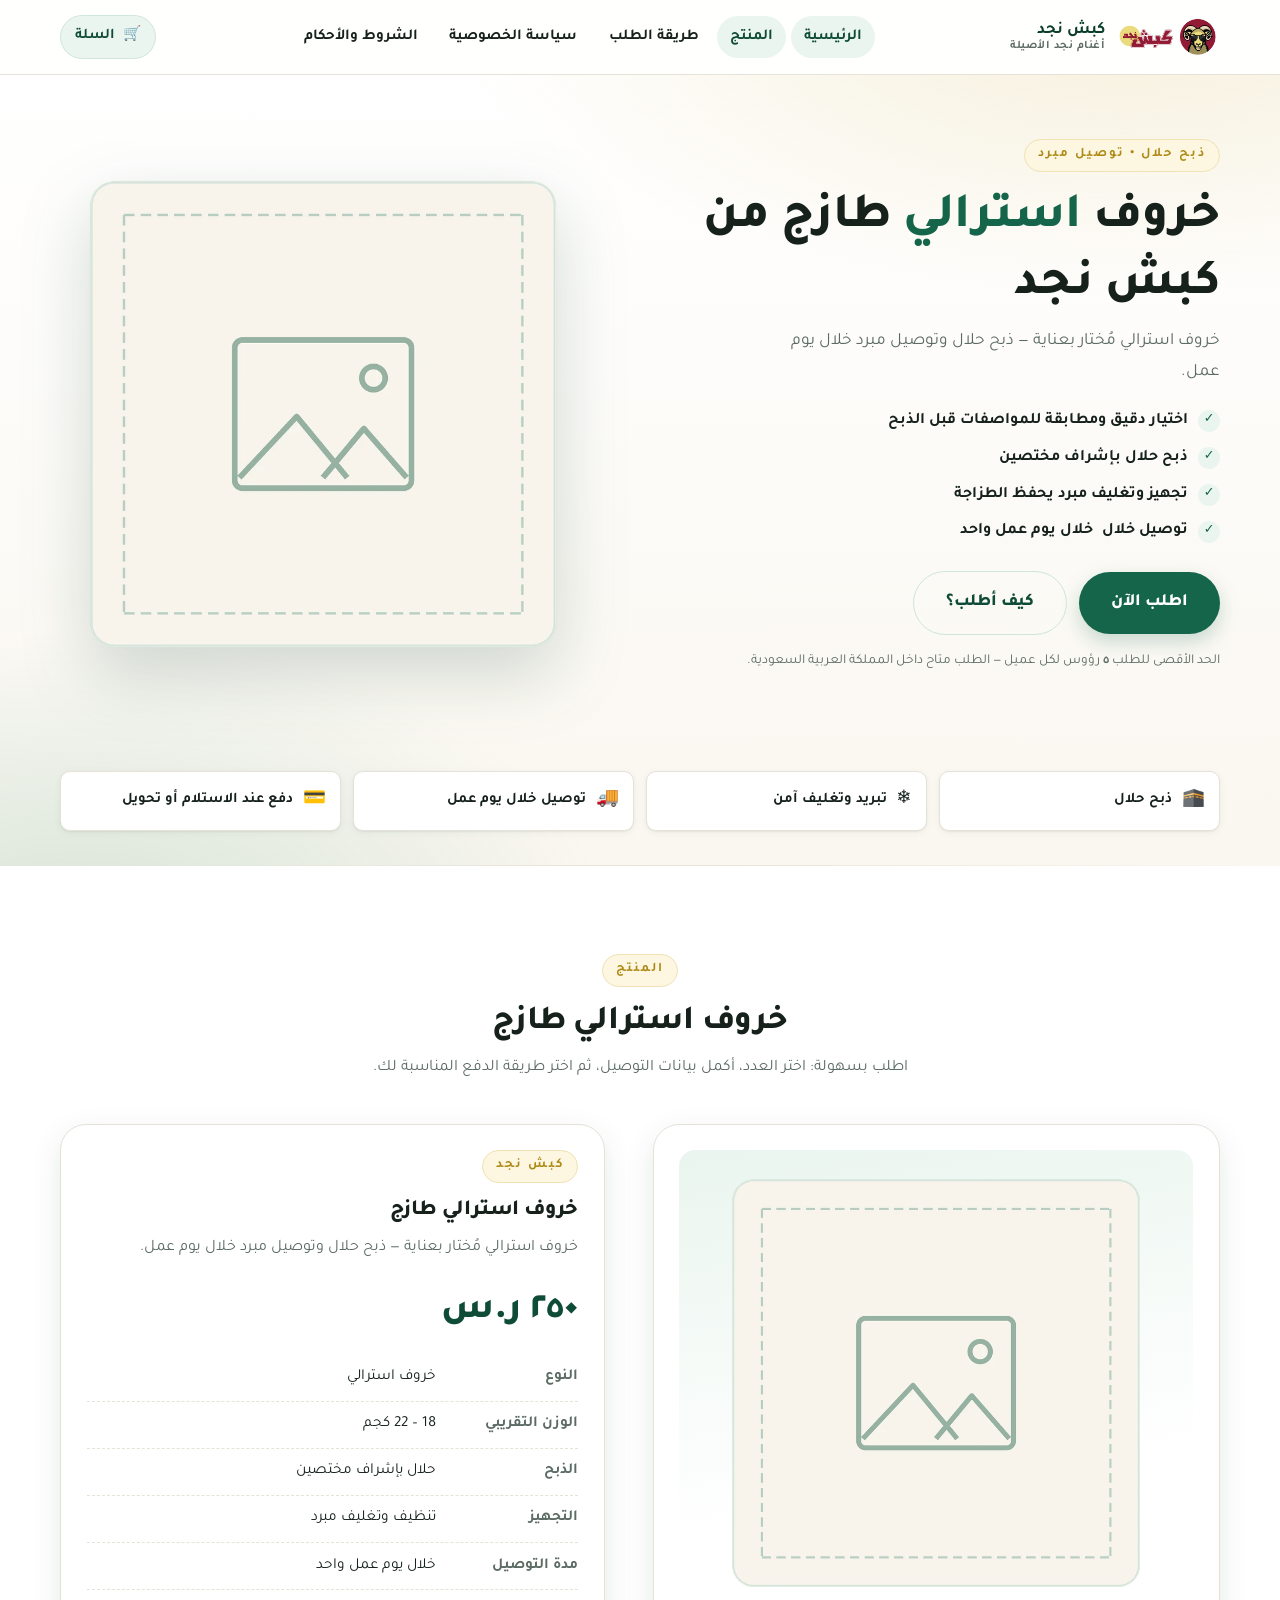
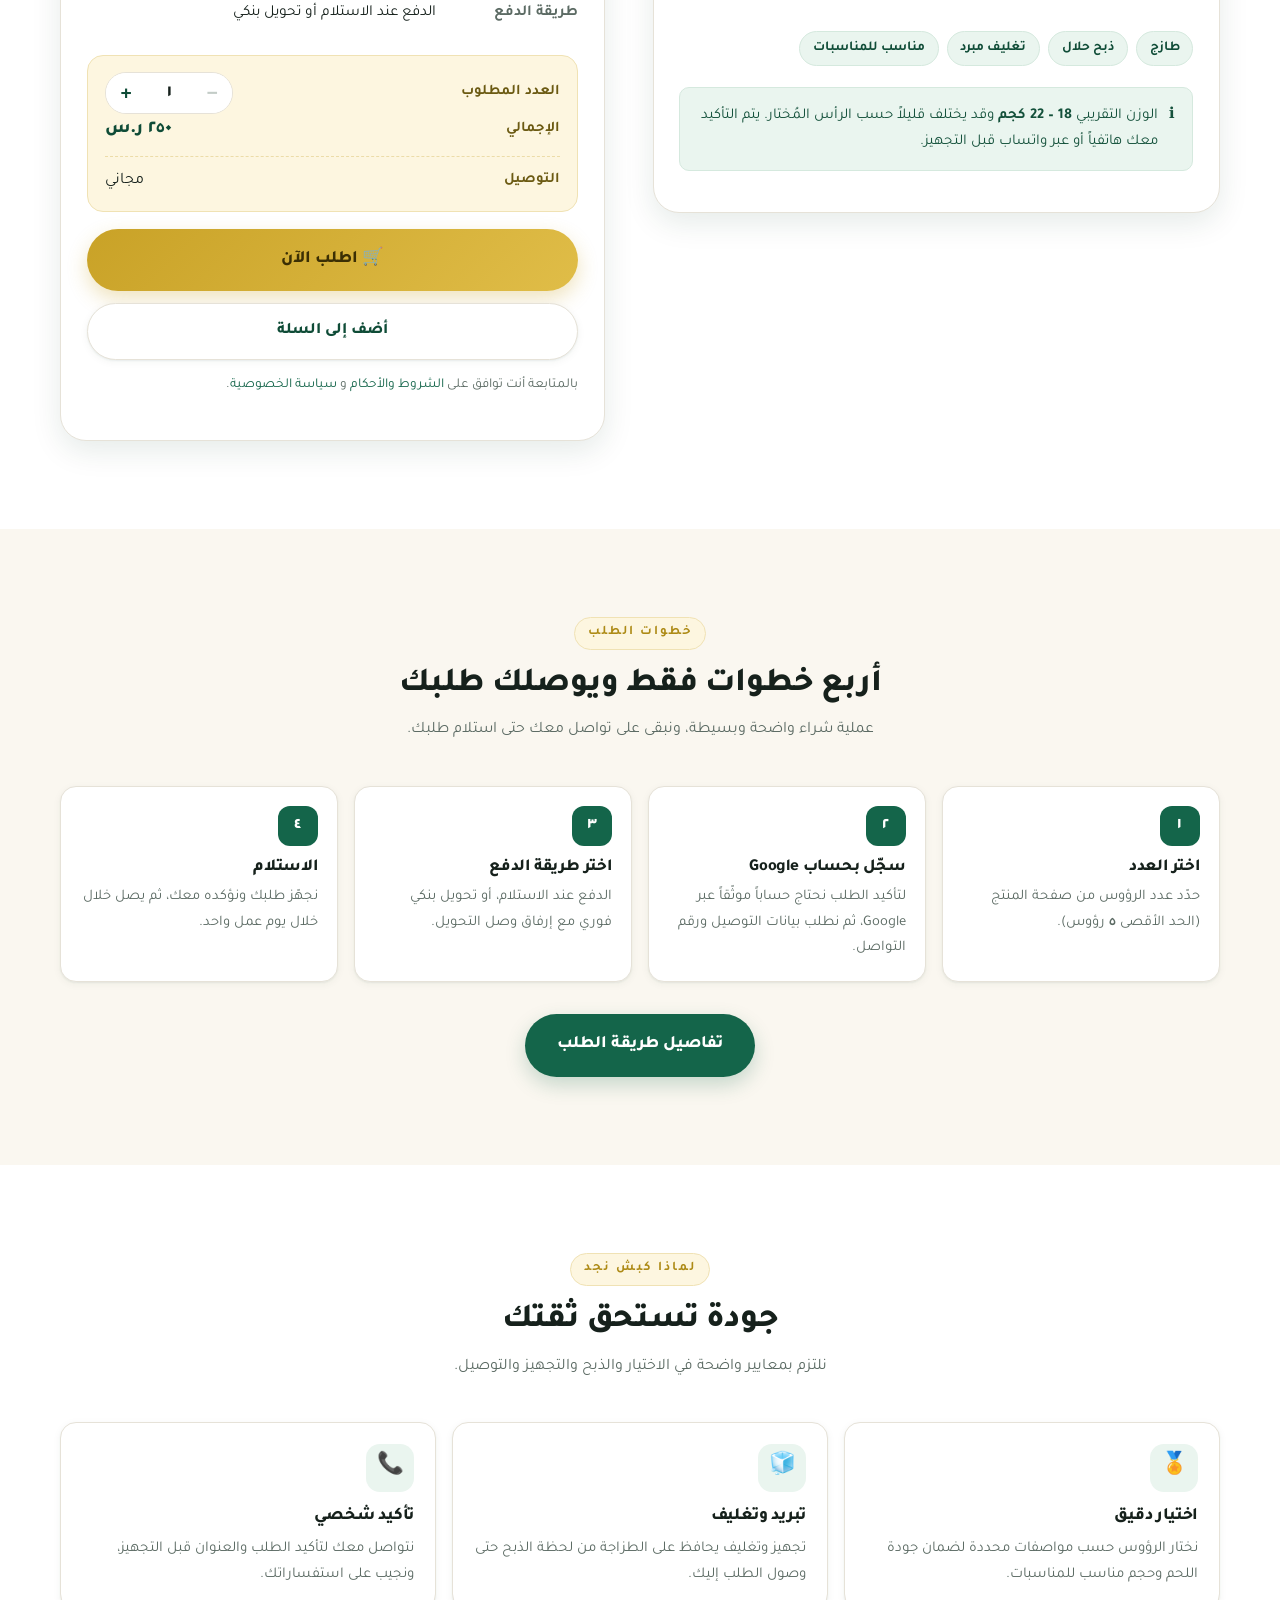
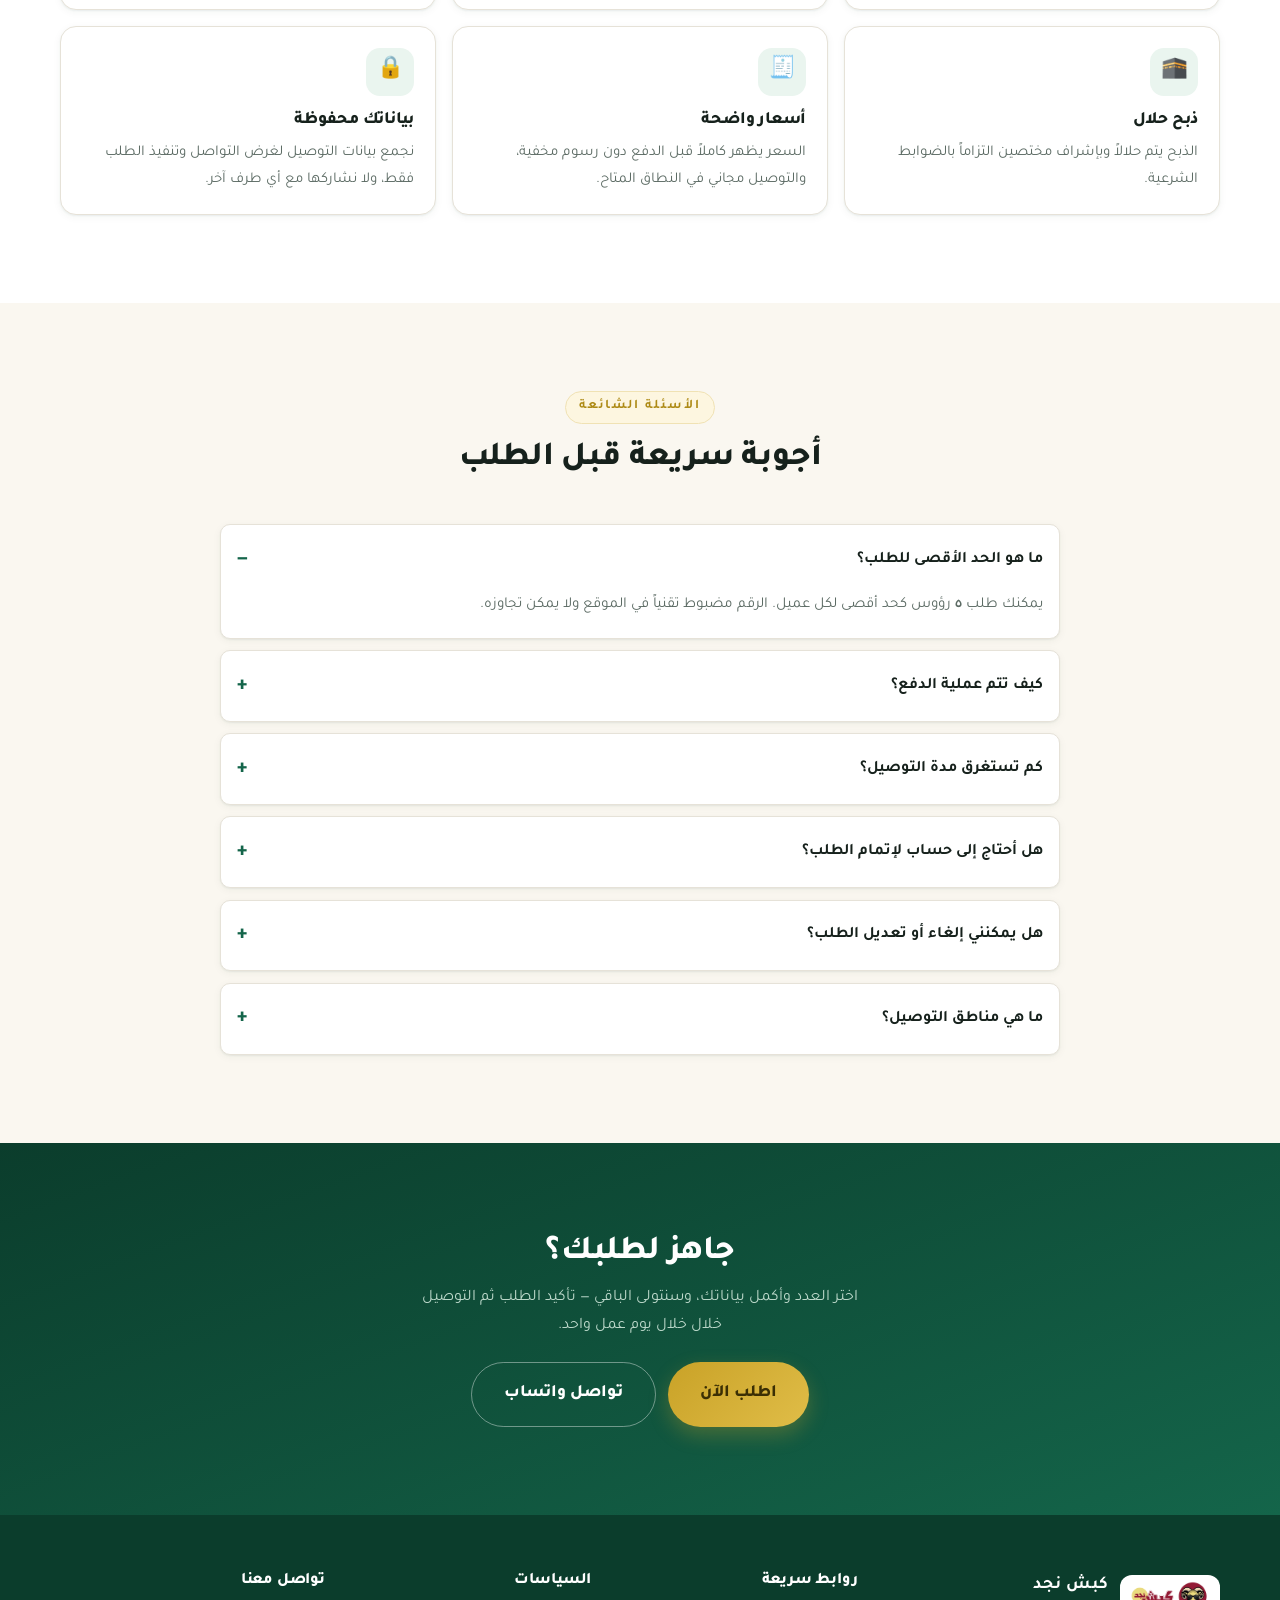
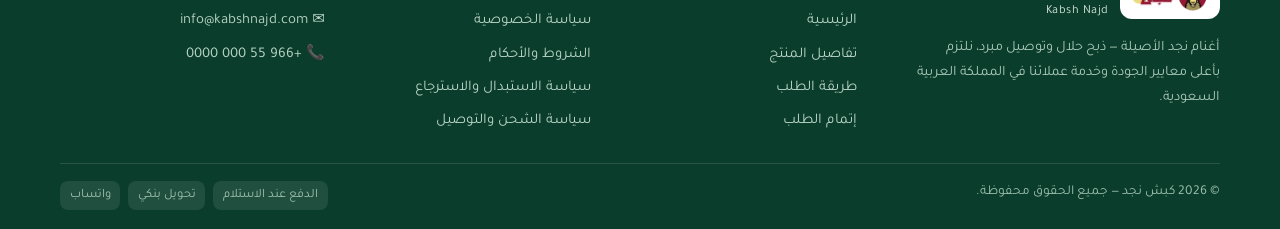
<file: index.html>
<!DOCTYPE html>
<html lang="ar" dir="rtl">
<head>
  <meta charset="UTF-8">
  <meta name="viewport" content="width=device-width, initial-scale=1">
  <meta name="theme-color" content="#0b3d2c">

  <title>كبش نجد | خروف استرالي طازج — ذبح حلال وتوصيل مبرد داخل السعودية</title>
  <meta name="description" content="اطلب خروف استرالي طازج من كبش نجد: اختيار دقيق، ذبح حلال، تجهيز مبرد وتوصيل سريع خلال يوم عمل. اطلب الآن وادفع عند الاستلام أو بالتحويل البنكي.">
  <meta name="keywords" content="كبش نجد, خروف استرالي, خروف نجد, ذبح حلال, توصيل خروف, أغنام السعودية, ذبيحة طازجة">
  <link rel="canonical" href="https://kabshnajd.com/">

  <meta property="og:type" content="website">
  <meta property="og:locale" content="ar_SA">
  <meta property="og:site_name" content="كبش نجد">
  <meta property="og:title" content="كبش نجد | خروف استرالي طازج — ذبح حلال وتوصيل مبرد">
  <meta property="og:description" content="خروف استرالي مُختار بعناية، ذبح حلال وتوصيل مبرد خلال يوم عمل. اطلب الآن من كبش نجد.">
  <meta property="og:url" content="https://kabshnajd.com/">
  <meta property="og:image" content="https://kabshnajd.com/assets/img/product.png">
  <meta name="twitter:card" content="summary_large_image">
  <meta name="twitter:title" content="كبش نجد | خروف استرالي طازج">
  <meta name="twitter:description" content="ذبح حلال وتوصيل مبرد خلال يوم عمل — اطلب الآن.">
  <meta name="twitter:image" content="https://kabshnajd.com/assets/img/product.png">

  <link rel="icon" href="assets/img/favicon.png" type="image/png">
  <link rel="apple-touch-icon" href="assets/img/apple-touch-icon.png">
  <link rel="preload" as="image" href="assets/img/product.webp" type="image/webp">
  <link rel="preload" as="image" href="assets/img/logo.webp" type="image/webp">

  <link rel="preconnect" href="https://fonts.googleapis.com">
  <link rel="preconnect" href="https://fonts.gstatic.com" crossorigin>
  <link rel="stylesheet" href="https://fonts.googleapis.com/css2?family=Tajawal:wght@400;500;700;800&display=swap" media="print" onload="this.media='all'">
  <noscript><link rel="stylesheet" href="https://fonts.googleapis.com/css2?family=Tajawal:wght@400;500;700;800&display=swap"></noscript>

  <link rel="stylesheet" href="css/style.css">

  <script type="application/ld+json">
  {
    "@context": "https://schema.org",
    "@type": "Product",
    "name": "خروف استرالي طازج",
    "image": ["https://kabshnajd.com/assets/img/kabsh.png"],
    "description": "خروف استرالي طازج، ذبح حلال، تجهيز وتغليف مبرد، مع خيارات توصيل داخل المملكة العربية السعودية.",
    "brand": { "@type": "Brand", "name": "كبش نجد" },
    "offers": {
      "@type": "Offer",
      "priceCurrency": "SAR",
      "price": "250",
      "availability": "https://schema.org/InStock",
      "url": "https://kabshnajd.com/",
      "seller": { "@type": "Organization", "name": "كبش نجد" }
    }
  }
  </script>
  <script type="application/ld+json">
  {
    "@context": "https://schema.org",
    "@type": "Organization",
    "name": "كبش نجد",
    "url": "https://kabshnajd.com/",
    "logo": "https://kabshnajd.com/assets/img/logo.png",
    "contactPoint": {
      "@type": "ContactPoint",
      "telephone": "+966550000000",
      "contactType": "customer service",
      "areaServed": "SA",
      "availableLanguage": ["ar"]
    }
  }
  </script>
</head>
<body>

<header class="site-header" data-site-header></header>

<main>
  <!-- ============================ الواجهة الرئيسية ======================== -->
  <section class="hero">
    <div class="container">
      <div class="hero-grid">
        <div>
          <span class="eyebrow">ذبح حلال • توصيل مبرد</span>
          <h1>خروف <span>استرالي</span> طازج من كبش نجد</h1>
          <p class="hero-lead" data-product-short>
            خروف استرالي مُختار بعناية — ذبح حلال وتوصيل مبرد خلال يوم عمل.
          </p>

          <ul class="hero-points">
            <li><span class="tick">✓</span> اختيار دقيق ومطابقة للمواصفات قبل الذبح</li>
            <li><span class="tick">✓</span> ذبح حلال بإشراف مختصين</li>
            <li><span class="tick">✓</span> تجهيز وتغليف مبرد يحفظ الطزاجة</li>
            <li><span class="tick">✓</span> توصيل خلال <span data-delivery-time>يوم عمل واحد</span></li>
          </ul>

          <div class="hero-cta">
            <a class="btn btn--lg" href="#product">اطلب الآن</a>
            <a class="btn btn--ghost btn--lg" href="pages/order.html">كيف أطلب؟</a>
          </div>
          <p class="hero-note">الحد الأقصى للطلب <b data-max-qty>٥</b> رؤوس لكل عميل — الطلب متاح داخل المملكة العربية السعودية.</p>
        </div>

        <div class="hero-media">
          <span class="glow" aria-hidden="true"></span>
          <img data-product-img src="assets/img/product.webp" alt="خروف استرالي طازج من كبش نجد" width="800" height="800" fetchpriority="high" decoding="async">
        </div>
      </div>

      <div class="trust-strip">
        <div class="trust-item"><i>🕋</i> ذبح حلال</div>
        <div class="trust-item"><i>❄️</i> تبريد وتغليف آمن</div>
        <div class="trust-item"><i>🚚</i> توصيل خلال يوم عمل</div>
        <div class="trust-item"><i>💳</i> دفع عند الاستلام أو تحويل</div>
      </div>
    </div>
  </section>

  <!-- ============================== المنتج ================================ -->
  <section class="section bg-white" id="product">
    <div class="container">
      <div class="section-head">
        <span class="eyebrow">المنتج</span>
        <h2 data-product-name>خروف استرالي طازج</h2>
        <p>اطلب بسهولة: اختر العدد، أكمل بيانات التوصيل، ثم اختر طريقة الدفع المناسبة لك.</p>
      </div>

      <div class="product-grid">
        <!-- الصورة -->
        <div class="product-card">
          <div class="product-stage">
            <img data-main-image data-product-img src="assets/img/product.webp" alt="صورة خروف استرالي طازج" width="800" height="800" loading="lazy" decoding="async">
          </div>
          <div class="feature-tags">
            <span class="tag">طازج</span>
            <span class="tag">ذبح حلال</span>
            <span class="tag">تغليف مبرد</span>
            <span class="tag">مناسب للمناسبات</span>
          </div>
          <div class="alert alert--info">
            <i>ℹ️</i>
            <span>الوزن التقريبي <b data-weight>18 – 22 كجم</b> وقد يختلف قليلاً حسب الرأس المُختار. يتم التأكيد معك هاتفياً أو عبر واتساب قبل التجهيز.</span>
          </div>
        </div>

        <!-- التفاصيل والشراء -->
        <div>
          <div class="product-card">
            <span class="eyebrow">كبش نجد</span>
            <h3 data-product-name style="font-size:1.35rem">خروف استرالي طازج</h3>
            <p class="muted" data-product-short>خروف استرالي مُختار بعناية — ذبح حلال وتوصيل مبرد خلال يوم عمل.</p>

            <div class="price-row">
              <span class="price" data-price>٢٥٠ ر.س</span>
              <span class="price-old" data-price-old hidden>٠ ر.س</span>
              <span class="badge-save" data-save-badge hidden></span>
            </div>

            <ul class="specs">
              <li><b>النوع</b><span>خروف استرالي</span></li>
              <li><b>الوزن التقريبي</b><span data-weight>18 – 22 كجم</span></li>
              <li><b>الذبح</b><span>حلال بإشراف مختصين</span></li>
              <li><b>التجهيز</b><span>تنظيف وتغليف مبرد</span></li>
              <li><b>مدة التوصيل</b><span data-delivery-time>خلال يوم عمل واحد</span></li>
              <li><b>طريقة الدفع</b><span>الدفع عند الاستلام أو تحويل بنكي</span></li>
            </ul>

            <!-- اختيار العدد -->
            <div class="buy-box">
              <div class="row">
                <span class="label">العدد المطلوب</span>
                <div class="qty" role="group" aria-label="اختيار عدد الرؤوس">
                  <button type="button" data-qty-minus aria-label="تقليل العدد">−</button>
                  <span class="val" data-qty-value aria-live="polite">١</span>
                  <button type="button" data-qty-plus aria-label="زيادة العدد">+</button>
                </div>
              </div>
              <p class="qty-limit" data-qty-limit hidden>⚠️ وصلت للحد الأقصى <b data-max-qty>٥</b> رؤوس لكل عميل.</p>
              <div class="row">
                <span class="label">الإجمالي</span>
                <span style="font-weight:800;font-size:1.15rem;color:var(--green-800)" data-line-total>٢٥٠ ر.س</span>
              </div>
              <div class="row">
                <span class="label">التوصيل</span>
                <span class="val" data-delivery-row><span class="val">مجاني</span></span>
              </div>
            </div>

            <div style="display:grid;gap:.7rem;margin-top:1.1rem">
              <button type="button" class="btn btn--gold btn--lg btn--block" data-order-now>
                🛒 اطلب الآن
              </button>
              <button type="button" class="btn btn--outline btn--block" data-add-cart>
                أضف إلى السلة
              </button>
            </div>

            <p class="muted" style="font-size:.85rem;margin-top:.9rem">
              بالمتابعة أنت توافق على
              <a href="pages/terms.html">الشروط والأحكام</a> و
              <a href="pages/policy.html">سياسة الخصوصية</a>.
            </p>
          </div>
        </div>
      </div>
    </div>
  </section>

  <!-- ============================ خطوات الطلب ============================= -->
  <section class="section bg-sand">
    <div class="container">
      <div class="section-head">
        <span class="eyebrow">خطوات الطلب</span>
        <h2>أربع خطوات فقط ويوصلك طلبك</h2>
        <p>عملية شراء واضحة وبسيطة، ونبقى على تواصل معك حتى استلام طلبك.</p>
      </div>

      <div class="steps">
        <div class="step">
          <div class="step-no">١</div>
          <h3>اختر العدد</h3>
          <p>حدّد عدد الرؤوس من صفحة المنتج (الحد الأقصى <b data-max-qty>٥</b> رؤوس).</p>
        </div>
        <div class="step">
          <div class="step-no">٢</div>
          <h3>سجّل بحساب Google</h3>
          <p>لتأكيد الطلب نحتاج حساباً موثّقاً عبر Google، ثم نطلب بيانات التوصيل ورقم التواصل.</p>
        </div>
        <div class="step">
          <div class="step-no">٣</div>
          <h3>اختر طريقة الدفع</h3>
          <p>الدفع عند الاستلام، أو تحويل بنكي فوري مع إرفاق وصل التحويل.</p>
        </div>
        <div class="step">
          <div class="step-no">٤</div>
          <h3>الاستلام</h3>
          <p>نجهّز طلبك ونؤكده معك، ثم يصل خلال <span data-delivery-time>يوم عمل واحد</span>.</p>
        </div>
      </div>

      <div class="center" style="margin-top:2rem">
        <a class="btn btn--lg" href="pages/order.html">تفاصيل طريقة الطلب</a>
      </div>
    </div>
  </section>

  <!-- =============================== لماذا نحن ============================ -->
  <section class="section bg-white">
    <div class="container">
      <div class="section-head">
        <span class="eyebrow">لماذا كبش نجد</span>
        <h2>جودة تستحق ثقتك</h2>
        <p>نلتزم بمعايير واضحة في الاختيار والذبح والتجهيز والتوصيل.</p>
      </div>

      <div class="cards-3">
        <div class="card">
          <div class="icon">🏅</div>
          <h3>اختيار دقيق</h3>
          <p>نختار الرؤوس حسب مواصفات محددة لضمان جودة اللحم وحجم مناسب للمناسبات.</p>
        </div>
        <div class="card">
          <div class="icon">🧊</div>
          <h3>تبريد وتغليف</h3>
          <p>تجهيز وتغليف يحافظ على الطزاجة من لحظة الذبح حتى وصول الطلب إليك.</p>
        </div>
        <div class="card">
          <div class="icon">📞</div>
          <h3>تأكيد شخصي</h3>
          <p>نتواصل معك لتأكيد الطلب والعنوان قبل التجهيز، ونجيب على استفساراتك.</p>
        </div>
        <div class="card">
          <div class="icon">🕋</div>
          <h3>ذبح حلال</h3>
          <p>الذبح يتم حلالاً وبإشراف مختصين التزاماً بالضوابط الشرعية.</p>
        </div>
        <div class="card">
          <div class="icon">🧾</div>
          <h3>أسعار واضحة</h3>
          <p>السعر يظهر كاملاً قبل الدفع دون رسوم مخفية، والتوصيل مجاني في النطاق المتاح.</p>
        </div>
        <div class="card">
          <div class="icon">🔒</div>
          <h3>بياناتك محفوظة</h3>
          <p>نجمع بيانات التوصيل لغرض التواصل وتنفيذ الطلب فقط، ولا نشاركها مع أي طرف آخر.</p>
        </div>
      </div>
    </div>
  </section>

  <!-- ================================ FAQ ================================= -->
  <section class="section bg-sand">
    <div class="container">
      <div class="section-head">
        <span class="eyebrow">الأسئلة الشائعة</span>
        <h2>أجوبة سريعة قبل الطلب</h2>
      </div>

      <div class="faq">
        <details open>
          <summary>ما هو الحد الأقصى للطلب؟</summary>
          <p>يمكنك طلب <b data-max-qty>٥</b> رؤوس كحد أقصى لكل عميل. الرقم مضبوط تقنياً في الموقع ولا يمكن تجاوزه.</p>
        </details>
        <details>
          <summary>كيف تتم عملية الدفع؟</summary>
          <p>لديك خياران: <b>الدفع عند الاستلام</b> نقداً، أو <b>التحويل البنكي</b> حيث نرسل لك رقم الآيبان عبر واتساب وتُرفق صورة وصل التحويل لتأكيد الطلب.</p>
        </details>
        <details>
          <summary>كم تستغرق مدة التوصيل؟</summary>
          <p>التوصيل خلال <span data-delivery-time>يوم عمل واحد</span> بعد تأكيد الطلب، ويتم الاتصال بك قبل الوصول.</p>
        </details>
        <details>
          <summary>هل أحتاج إلى حساب لإتمام الطلب؟</summary>
          <p>نعم، عند الضغط على «اطلب الآن» يُطلب منك تسجيل الدخول بحساب Google لتوثيق الطلب، ثم نطلب بيانات التوصيل ورقم الجوال للتواصل معك.</p>
        </details>
        <details>
          <summary>هل يمكنني إلغاء أو تعديل الطلب؟</summary>
          <p>يمكنك تعديل أو إلغاء الطلب قبل بدء التجهيز عبر التواصل معنا على <a href="tel:+966550000000" data-phone-link data-phone>+966 55 000 0000</a>. راجع <a href="pages/policy.html#refund">سياسة الاستبدال والاسترجاع</a>.</p>
        </details>
        <details>
          <summary>ما هي مناطق التوصيل؟</summary>
          <p>التوصيل متاح داخل المملكة العربية السعودية. إن لم تظهر مدينتك في النموذج، تواصل معنا للتأكد من إمكانية التوصيل.</p>
        </details>
      </div>
    </div>
  </section>

  <!-- ============================ دعوة للطلب ============================== -->
  <section class="section bg-green">
    <div class="container center">
      <h2 style="color:#fff">جاهز لطلبك؟</h2>
      <p style="color:#bcd8ca;max-width:52ch;margin:0 auto 1.4rem">
        اختر العدد وأكمل بياناتك، وسنتولى الباقي — تأكيد الطلب ثم التوصيل خلال <span data-delivery-time>يوم عمل واحد</span>.
      </p>
      <div style="display:flex;gap:.8rem;justify-content:center;flex-wrap:wrap">
        <a class="btn btn--gold btn--lg" href="#product">اطلب الآن</a>
        <a class="btn btn--ghost btn--lg" style="color:#fff;border-color:rgba(255,255,255,.4)" href="https://wa.me/966550000000" data-whatsapp-link target="_blank" rel="noopener noreferrer">تواصل واتساب</a>
      </div>
    </div>
  </section>
</main>

<footer class="site-footer" data-site-footer></footer>

<script type="module" src="js/app.js"></script>
</body>
</html>
</file>
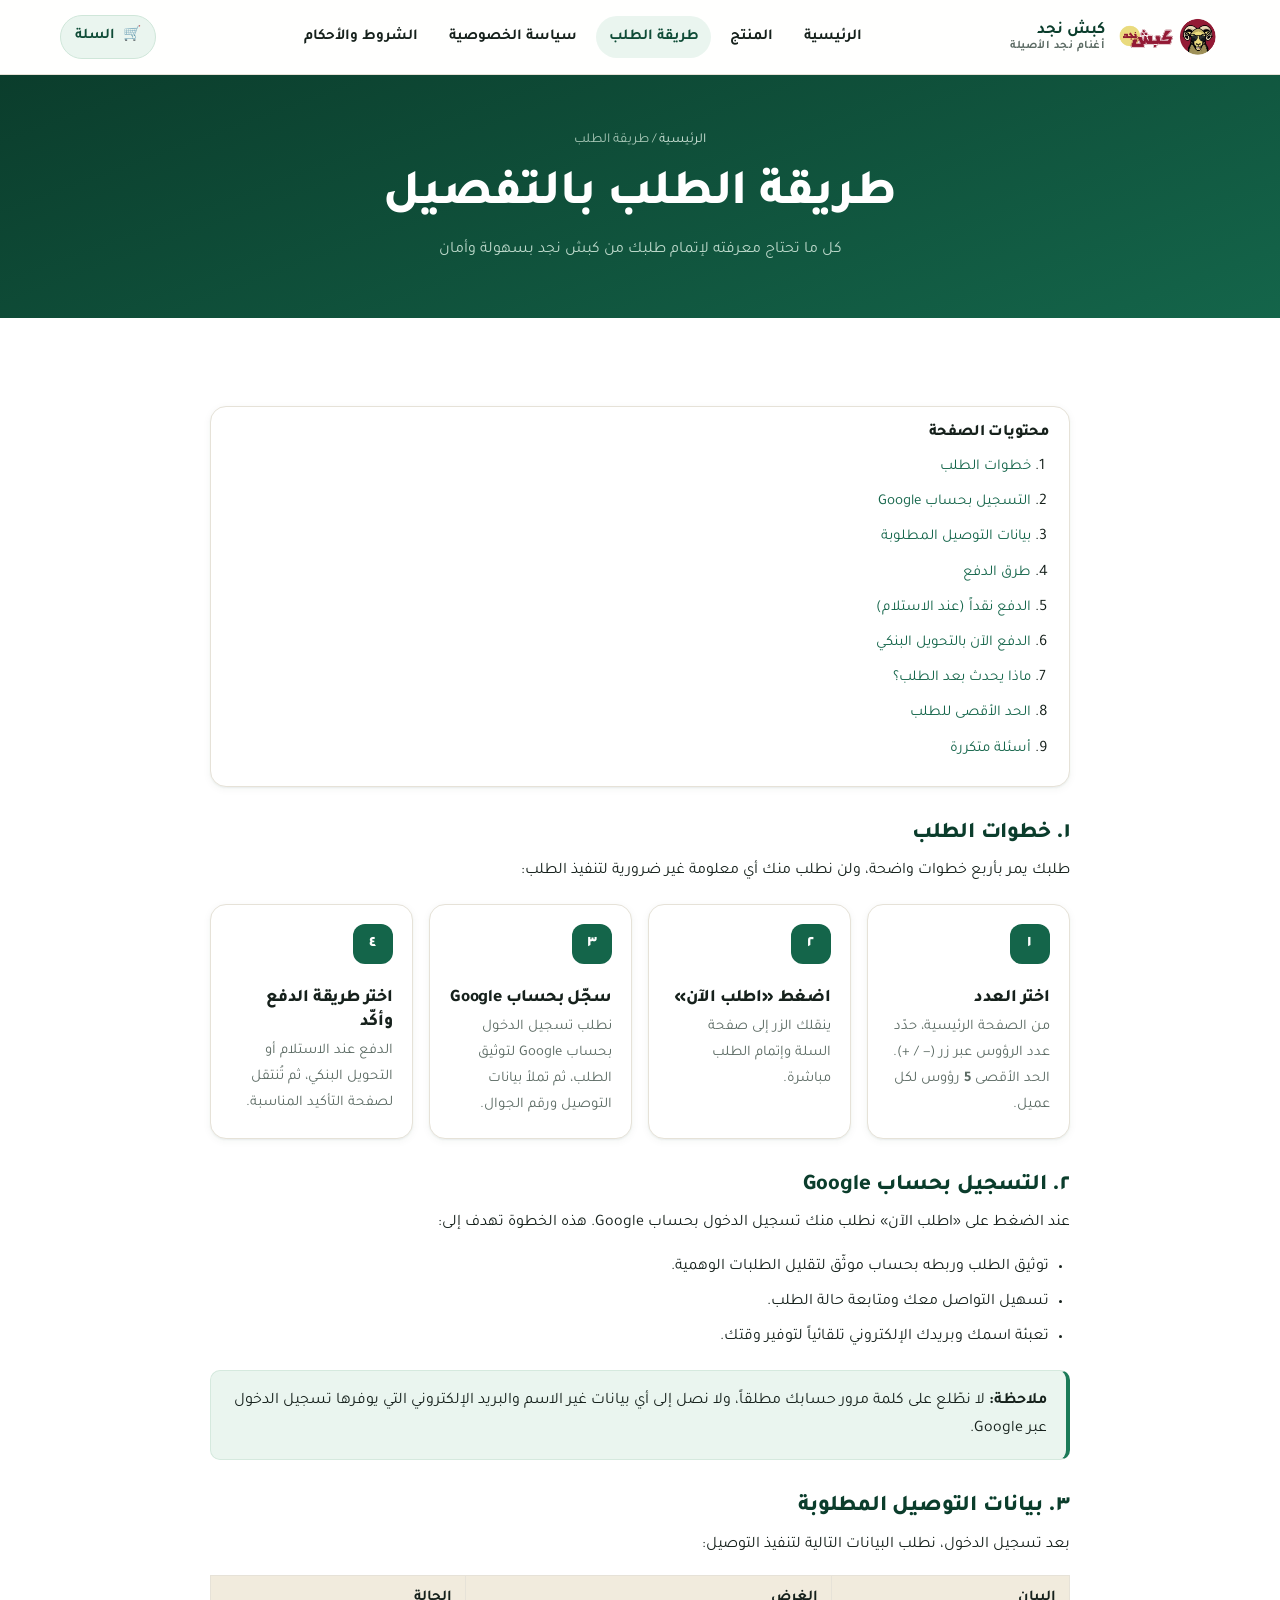
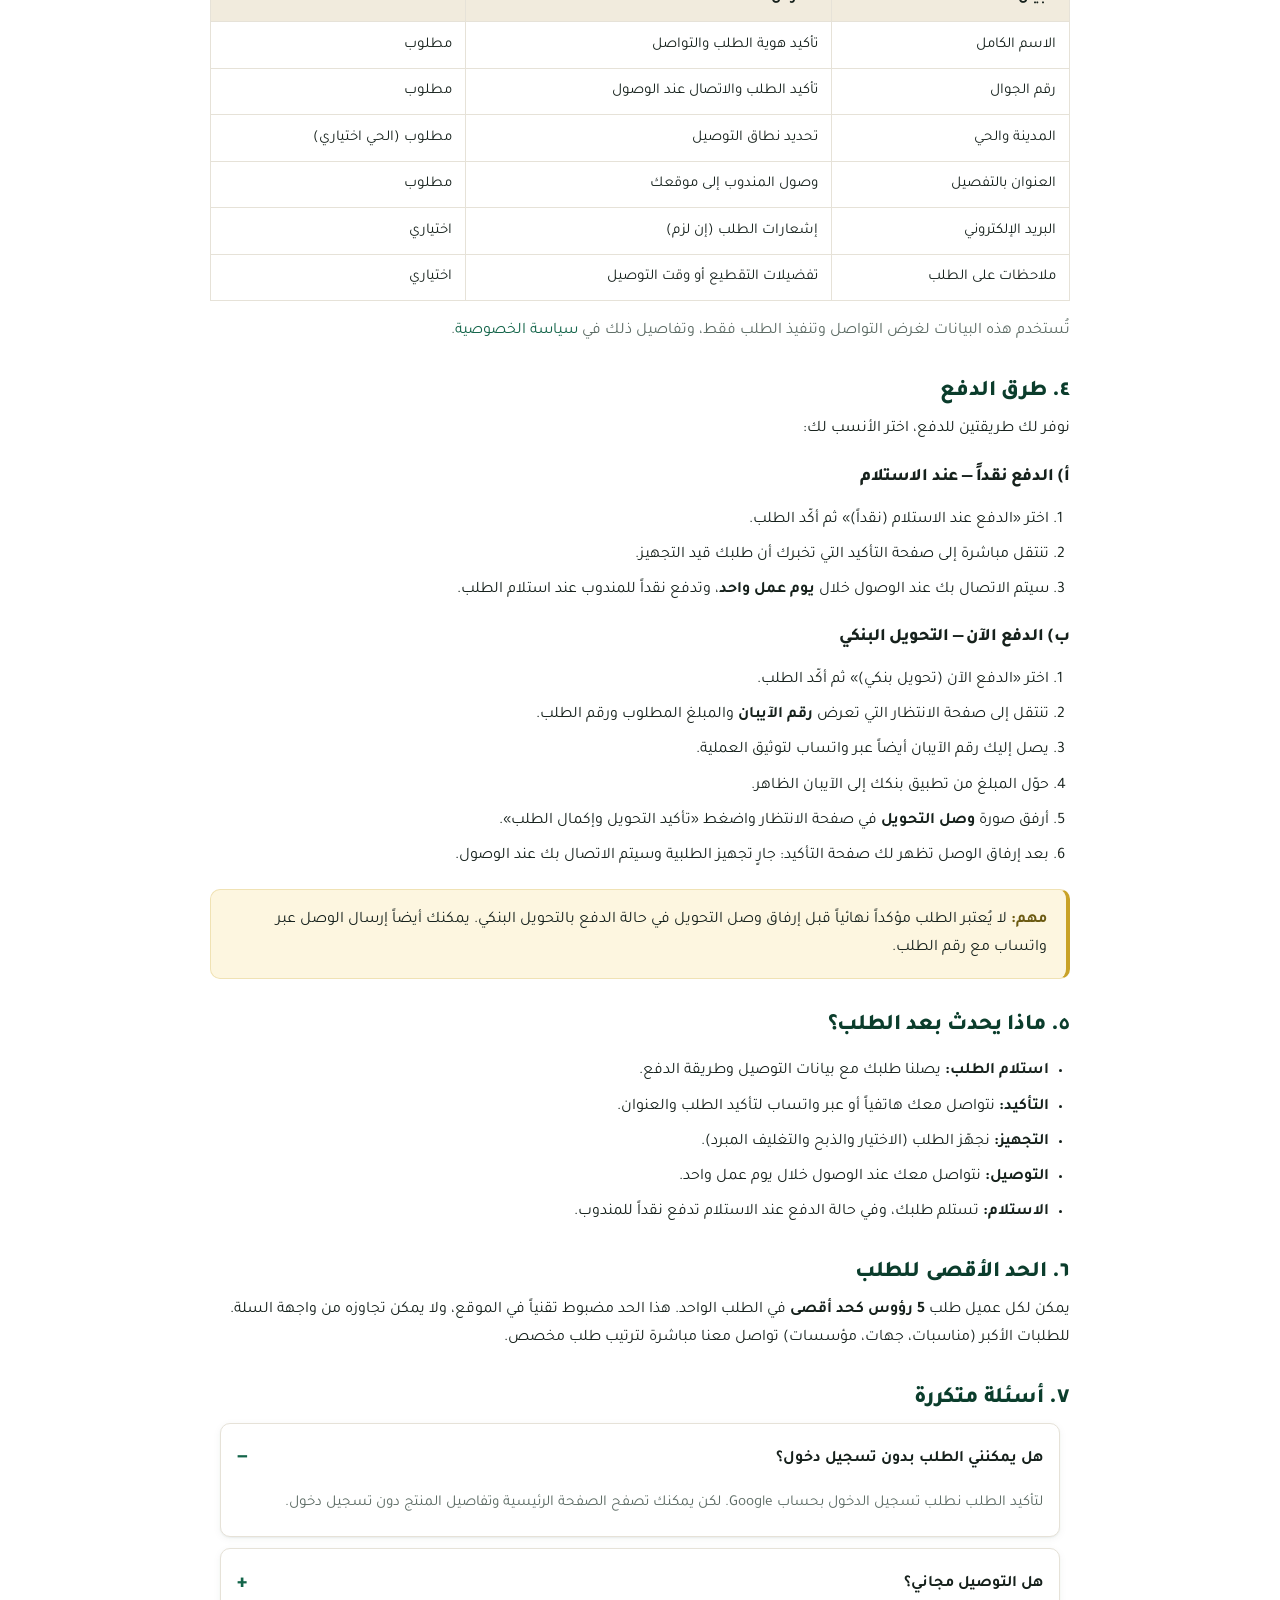
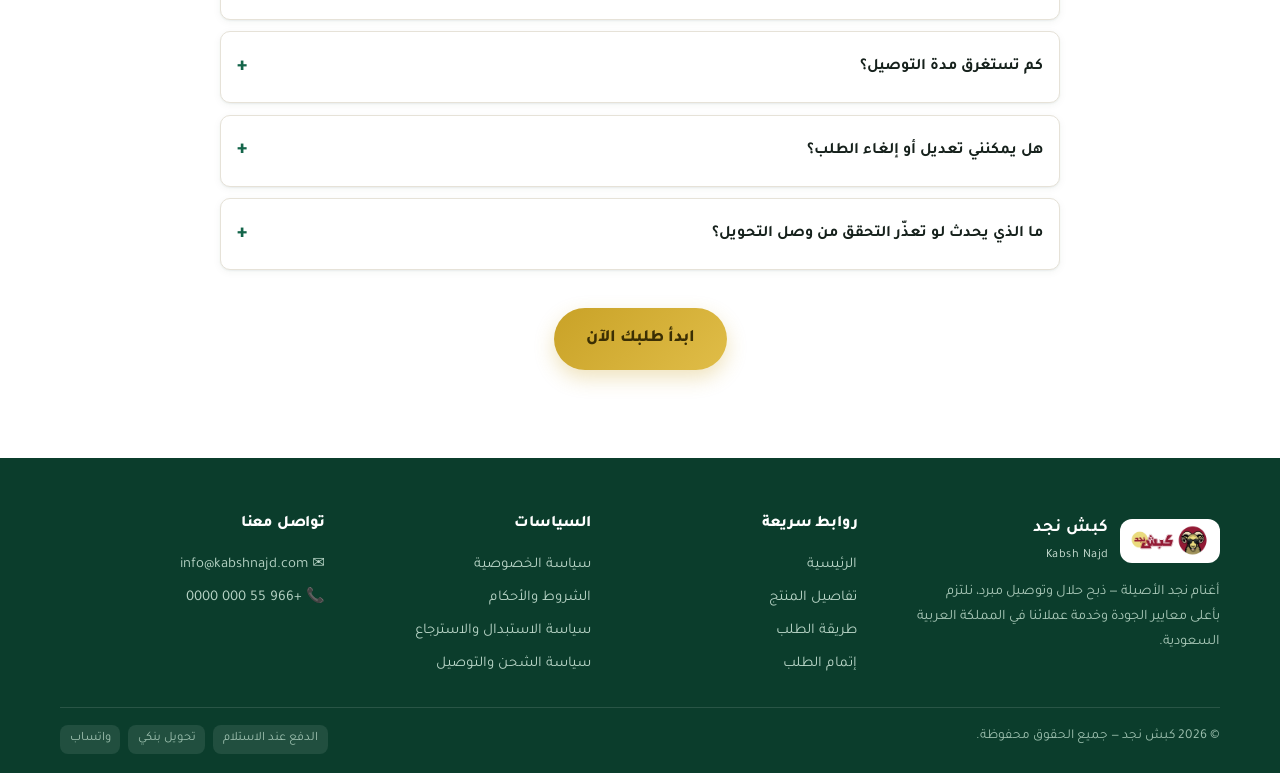
<file: pages/order.html>
<!DOCTYPE html>
<html lang="ar" dir="rtl">
<head>
  <meta charset="UTF-8">
  <meta name="viewport" content="width=device-width, initial-scale=1">
  <meta name="theme-color" content="#0b3d2c">
  <title>طريقة الطلب بالتفصيل | كبش نجد</title>
  <meta name="description" content="طريقة الطلب من كبش نجد خطوة بخطوة: اختيار العدد، تسجيل الدخول بحساب Google، بيانات التوصيل، طرق الدفع، وتأكيد الطلب.">
  <link rel="canonical" href="https://kabshnajd.com/pages/order.html">
  <link rel="icon" href="../assets/img/favicon.png" type="image/png">

  <link rel="preconnect" href="https://fonts.googleapis.com">
  <link rel="preconnect" href="https://fonts.gstatic.com" crossorigin>
  <link rel="stylesheet" href="https://fonts.googleapis.com/css2?family=Tajawal:wght@400;500;700;800&display=swap" media="print" onload="this.media='all'">
  <noscript><link rel="stylesheet" href="https://fonts.googleapis.com/css2?family=Tajawal:wght@400;500;700;800&display=swap"></noscript>
  <link rel="stylesheet" href="../css/style.css">
</head>
<body>

<header class="site-header" data-site-header></header>

<section class="page-hero">
  <div class="container">
    <div class="breadcrumb"><a href="../index.html">الرئيسية</a> / طريقة الطلب</div>
    <h1>طريقة الطلب بالتفصيل</h1>
    <p>كل ما تحتاج معرفته لإتمام طلبك من كبش نجد بسهولة وأمان</p>
  </div>
</section>

<main class="section bg-white">
  <div class="container">
    <div class="prose">

      <div class="toc">
        <h3>محتويات الصفحة</h3>
        <ol>
          <li><a href="#steps">خطوات الطلب</a></li>
          <li><a href="#login">التسجيل بحساب Google</a></li>
          <li><a href="#delivery">بيانات التوصيل المطلوبة</a></li>
          <li><a href="#payment">طرق الدفع</a></li>
          <li><a href="#cash">الدفع نقداً (عند الاستلام)</a></li>
          <li><a href="#transfer">الدفع الآن بالتحويل البنكي</a></li>
          <li><a href="#after">ماذا يحدث بعد الطلب؟</a></li>
          <li><a href="#limits">الحد الأقصى للطلب</a></li>
          <li><a href="#faq">أسئلة متكررة</a></li>
        </ol>
      </div>

      <h2 id="steps">١. خطوات الطلب</h2>
      <p>طلبك يمر بأربع خطوات واضحة، ولن نطلب منك أي معلومة غير ضرورية لتنفيذ الطلب:</p>

      <div class="steps" style="margin:1.2rem 0">
        <div class="step">
          <div class="step-no">١</div>
          <h3>اختر العدد</h3>
          <p>من الصفحة الرئيسية، حدّد عدد الرؤوس عبر زر (− / +). الحد الأقصى <b>5</b> رؤوس لكل عميل.</p>
        </div>
        <div class="step">
          <div class="step-no">٢</div>
          <h3>اضغط «اطلب الآن»</h3>
          <p>ينقلك الزر إلى صفحة السلة وإتمام الطلب مباشرة.</p>
        </div>
        <div class="step">
          <div class="step-no">٣</div>
          <h3>سجّل بحساب Google</h3>
          <p>نطلب تسجيل الدخول بحساب Google لتوثيق الطلب، ثم تملأ بيانات التوصيل ورقم الجوال.</p>
        </div>
        <div class="step">
          <div class="step-no">٤</div>
          <h3>اختر طريقة الدفع وأكّد</h3>
          <p>الدفع عند الاستلام أو التحويل البنكي، ثم تُنتقل لصفحة التأكيد المناسبة.</p>
        </div>
      </div>

      <h2 id="login">٢. التسجيل بحساب Google</h2>
      <p>
        عند الضغط على «اطلب الآن» نطلب منك تسجيل الدخول بحساب Google. هذه الخطوة تهدف إلى:
      </p>
      <ul>
        <li>توثيق الطلب وربطه بحساب موثّق لتقليل الطلبات الوهمية.</li>
        <li>تسهيل التواصل معك ومتابعة حالة الطلب.</li>
        <li>تعبئة اسمك وبريدك الإلكتروني تلقائياً لتوفير وقتك.</li>
      </ul>
      <div class="note">
        <strong>ملاحظة:</strong> لا نطّلع على كلمة مرور حسابك مطلقاً، ولا نصل إلى أي بيانات غير الاسم والبريد الإلكتروني التي يوفرها تسجيل الدخول عبر Google.
      </div>

      <h2 id="delivery">٣. بيانات التوصيل المطلوبة</h2>
      <p>بعد تسجيل الدخول، نطلب البيانات التالية لتنفيذ التوصيل:</p>
      <table>
        <thead>
          <tr><th>البيان</th><th>الغرض</th><th>الحالة</th></tr>
        </thead>
        <tbody>
          <tr><td>الاسم الكامل</td><td>تأكيد هوية الطلب والتواصل</td><td>مطلوب</td></tr>
          <tr><td>رقم الجوال</td><td>تأكيد الطلب والاتصال عند الوصول</td><td>مطلوب</td></tr>
          <tr><td>المدينة والحي</td><td>تحديد نطاق التوصيل</td><td>مطلوب (الحي اختياري)</td></tr>
          <tr><td>العنوان بالتفصيل</td><td>وصول المندوب إلى موقعك</td><td>مطلوب</td></tr>
          <tr><td>البريد الإلكتروني</td><td>إشعارات الطلب (إن لزم)</td><td>اختياري</td></tr>
          <tr><td>ملاحظات على الطلب</td><td>تفضيلات التقطيع أو وقت التوصيل</td><td>اختياري</td></tr>
        </tbody>
      </table>
      <p class="muted">تُستخدم هذه البيانات لغرض التواصل وتنفيذ الطلب فقط، وتفاصيل ذلك في <a href="policy.html#data">سياسة الخصوصية</a>.</p>

      <h2 id="payment">٤. طرق الدفع</h2>
      <p>نوفر لك طريقتين للدفع، اختر الأنسب لك:</p>

      <h3 id="cash">أ) الدفع نقداً — عند الاستلام</h3>
      <ol>
        <li>اختر «الدفع عند الاستلام (نقداً)» ثم أكّد الطلب.</li>
        <li>تنتقل مباشرة إلى صفحة التأكيد التي تخبرك أن طلبك قيد التجهيز.</li>
        <li>سيتم الاتصال بك عند الوصول خلال <b>يوم عمل واحد</b>، وتدفع نقداً للمندوب عند استلام الطلب.</li>
      </ol>

      <h3 id="transfer">ب) الدفع الآن — التحويل البنكي</h3>
      <ol>
        <li>اختر «الدفع الآن (تحويل بنكي)» ثم أكّد الطلب.</li>
        <li>تنتقل إلى صفحة الانتظار التي تعرض <b>رقم الآيبان</b> والمبلغ المطلوب ورقم الطلب.</li>
        <li>يصل إليك رقم الآيبان أيضاً عبر واتساب لتوثيق العملية.</li>
        <li>حوّل المبلغ من تطبيق بنكك إلى الآيبان الظاهر.</li>
        <li>أرفق صورة <b>وصل التحويل</b> في صفحة الانتظار واضغط «تأكيد التحويل وإكمال الطلب».</li>
        <li>بعد إرفاق الوصل تظهر لك صفحة التأكيد: جارٍ تجهيز الطلبية وسيتم الاتصال بك عند الوصول.</li>
      </ol>
      <div class="callout">
        <strong>مهم:</strong> لا يُعتبر الطلب مؤكداً نهائياً قبل إرفاق وصل التحويل في حالة الدفع بالتحويل البنكي. يمكنك أيضاً إرسال الوصل عبر واتساب مع رقم الطلب.
      </div>

      <h2 id="after">٥. ماذا يحدث بعد الطلب؟</h2>
      <ul>
        <li><b>استلام الطلب:</b> يصلنا طلبك مع بيانات التوصيل وطريقة الدفع.</li>
        <li><b>التأكيد:</b> نتواصل معك هاتفياً أو عبر واتساب لتأكيد الطلب والعنوان.</li>
        <li><b>التجهيز:</b> نجهّز الطلب (الاختيار والذبح والتغليف المبرد).</li>
        <li><b>التوصيل:</b> نتواصل معك عند الوصول خلال يوم عمل واحد.</li>
        <li><b>الاستلام:</b> تستلم طلبك، وفي حالة الدفع عند الاستلام تدفع نقداً للمندوب.</li>
      </ul>

      <h2 id="limits">٦. الحد الأقصى للطلب</h2>
      <p>
        يمكن لكل عميل طلب <b>5 رؤوس كحد أقصى</b> في الطلب الواحد. هذا الحد مضبوط تقنياً في الموقع،
        ولا يمكن تجاوزه من واجهة السلة. للطلبات الأكبر (مناسبات، جهات، مؤسسات) تواصل معنا مباشرة لترتيب طلب مخصص.
      </p>

      <h2 id="faq">٧. أسئلة متكررة</h2>
      <div class="faq">
        <details open>
          <summary>هل يمكنني الطلب بدون تسجيل دخول؟</summary>
          <p>لتأكيد الطلب نطلب تسجيل الدخول بحساب Google. لكن يمكنك تصفح الصفحة الرئيسية وتفاصيل المنتج دون تسجيل دخول.</p>
        </details>
        <details>
          <summary>هل التوصيل مجاني؟</summary>
          <p>نعم، التوصيل مجاني في النطاق المتاح داخل المملكة. إذا كان لموقعك ظرف خاص سنبلغك قبل التأكيد.</p>
        </details>
        <details>
          <summary>كم تستغرق مدة التوصيل؟</summary>
          <p>خلال يوم عمل واحد بعد تأكيد الطلب، مع الاتصال بك قبل الوصول.</p>
        </details>
        <details>
          <summary>هل يمكنني تعديل أو إلغاء الطلب؟</summary>
          <p>نعم، قبل بدء التجهيز. تواصل معنا على <a href="tel:+966550000000" data-phone-link><span data-phone>+966 55 000 0000</span></a>. راجع <a href="policy.html#refund">سياسة الاستبدال والاسترجاع</a>.</p>
        </details>
        <details>
          <summary>ما الذي يحدث لو تعذّر التحقق من وصل التحويل؟</summary>
          <p>سنتواصل معك لتأكيد الوصل أو تصحيحه. إن لم يكتمل التحويل يبقى الطلب معلّقاً حتى التأكيد.</p>
        </details>
      </div>

      <div class="center" style="margin-top:2.4rem">
        <a class="btn btn--gold btn--lg" href="../index.html#product">ابدأ طلبك الآن</a>
      </div>

    </div>
  </div>
</main>

<footer class="site-footer" data-site-footer></footer>

<script type="module">
  import { initShell } from "../js/ui.js";
  initShell("order.html");
</script>
</body>
</html>
</file>
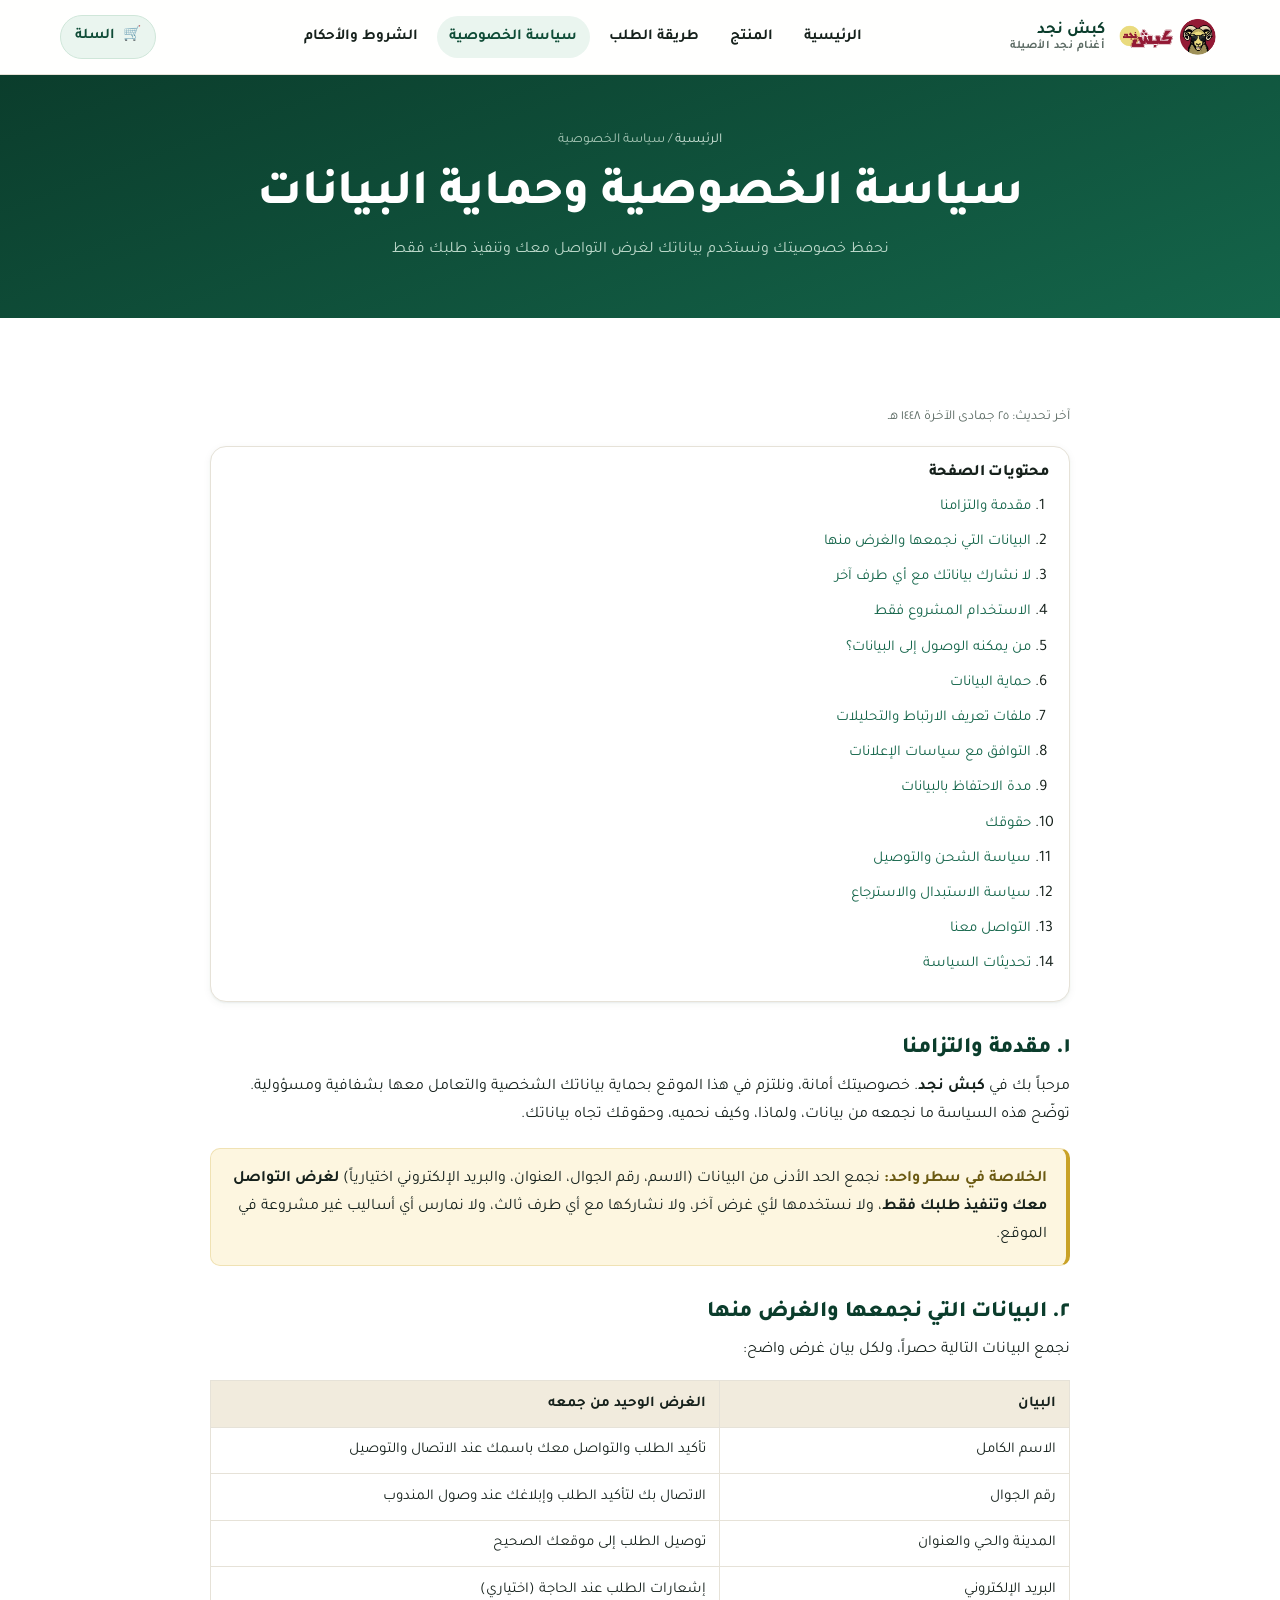
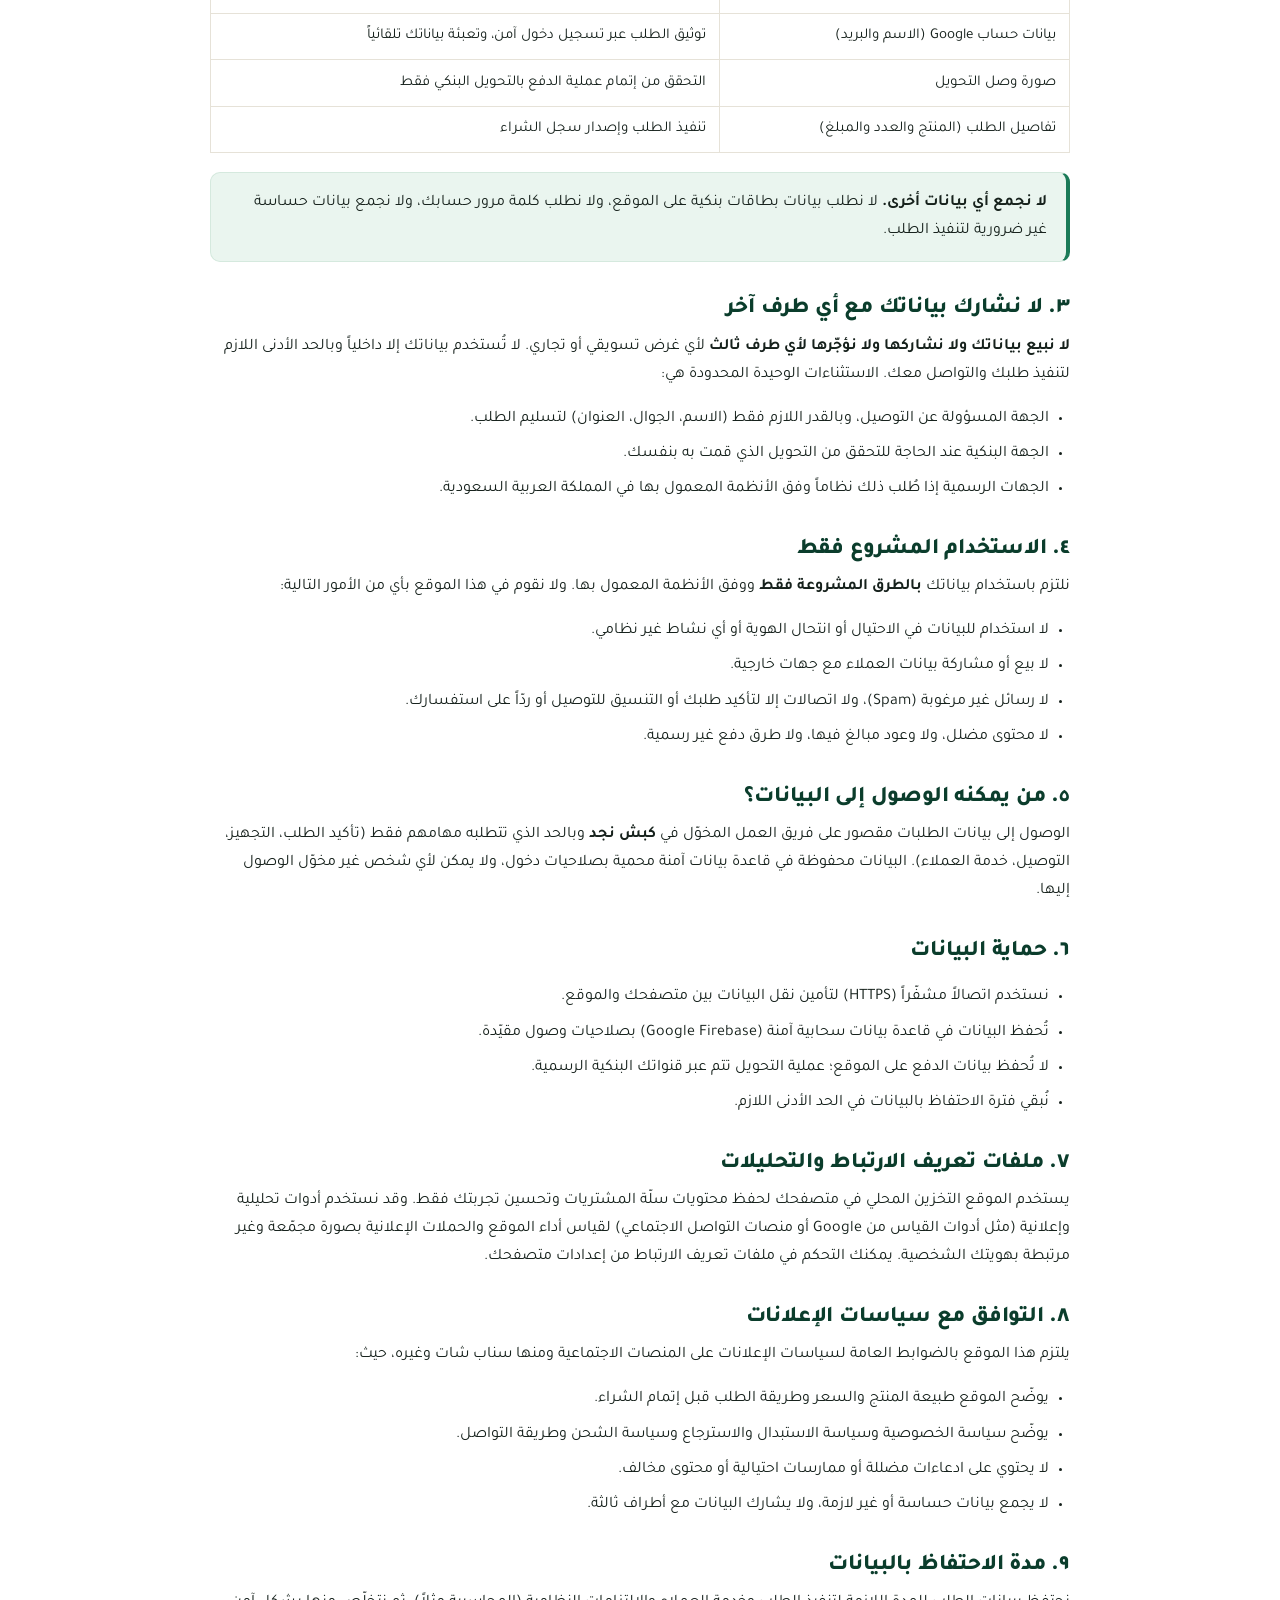
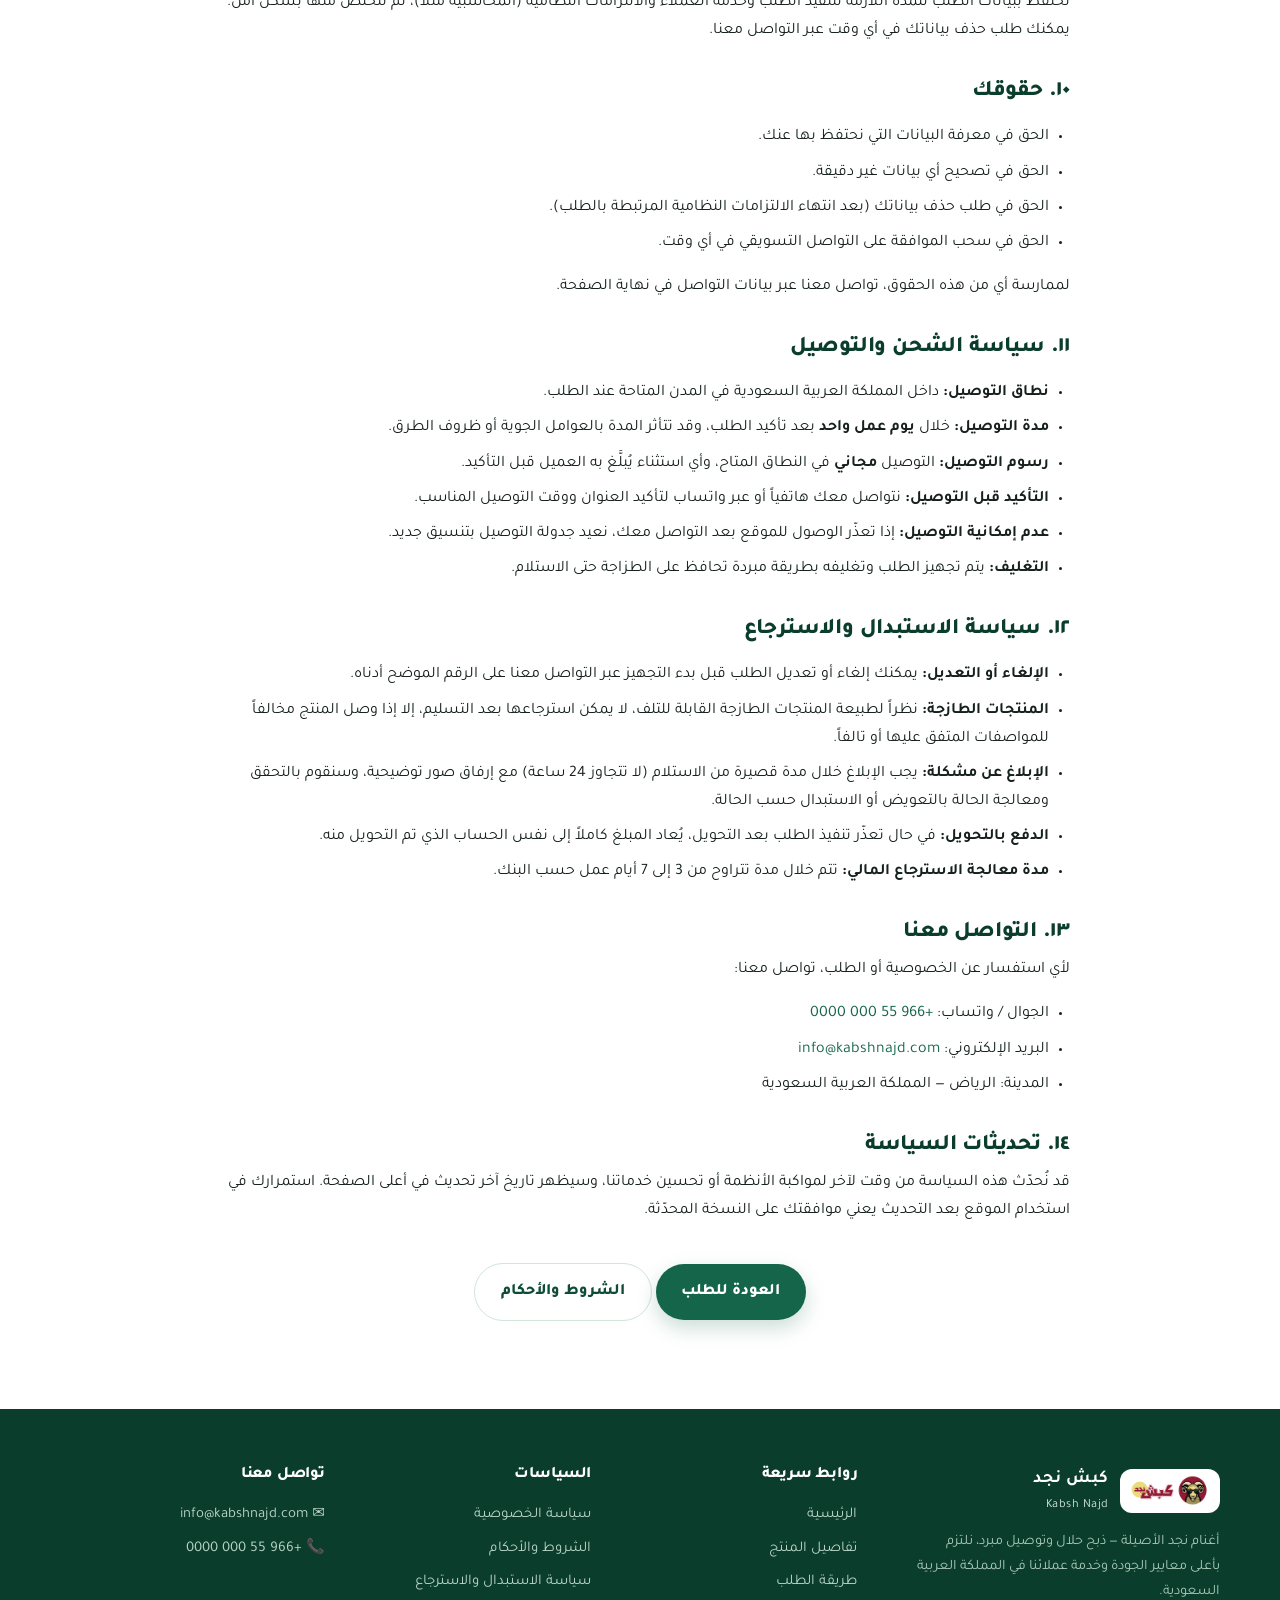
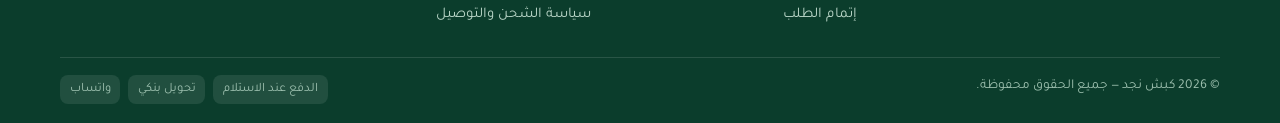
<file: pages/policy.html>
<!DOCTYPE html>
<html lang="ar" dir="rtl">
<head>
  <meta charset="UTF-8">
  <meta name="viewport" content="width=device-width, initial-scale=1">
  <meta name="theme-color" content="#0b3d2c">
  <title>سياسة الخصوصية وحماية البيانات | كبش نجد</title>
  <meta name="description" content="سياسة الخصوصية في كبش نجد: نجمع بياناتك (الاسم، الجوال، العنوان) لغرض التواصل معك وتنفيذ الطلب فقط، ولا نشاركها مع أي طرف آخر ولا نستخدمها بطرق غير مشروعة.">
  <link rel="canonical" href="https://kabshnajd.com/pages/policy.html">
  <link rel="icon" href="../assets/img/favicon.png" type="image/png">

  <link rel="preconnect" href="https://fonts.googleapis.com">
  <link rel="preconnect" href="https://fonts.gstatic.com" crossorigin>
  <link rel="stylesheet" href="https://fonts.googleapis.com/css2?family=Tajawal:wght@400;500;700;800&display=swap" media="print" onload="this.media='all'">
  <noscript><link rel="stylesheet" href="https://fonts.googleapis.com/css2?family=Tajawal:wght@400;500;700;800&display=swap"></noscript>
  <link rel="stylesheet" href="../css/style.css">
</head>
<body>

<header class="site-header" data-site-header></header>

<section class="page-hero">
  <div class="container">
    <div class="breadcrumb"><a href="../index.html">الرئيسية</a> / سياسة الخصوصية</div>
    <h1>سياسة الخصوصية وحماية البيانات</h1>
    <p>نحفظ خصوصيتك ونستخدم بياناتك لغرض التواصل معك وتنفيذ طلبك فقط</p>
  </div>
</section>

<main class="section bg-white">
  <div class="container">
    <div class="prose">

      <p class="updated">آخر تحديث: <span data-today>—</span></p>

      <div class="toc">
        <h3>محتويات الصفحة</h3>
        <ol>
          <li><a href="#intro">مقدمة والتزامنا</a></li>
          <li><a href="#data">البيانات التي نجمعها والغرض منها</a></li>
          <li><a href="#no-share">لا نشارك بياناتك مع أي طرف آخر</a></li>
          <li><a href="#lawful">الاستخدام المشروع فقط</a></li>
          <li><a href="#access">من يمكنه الوصول إلى البيانات؟</a></li>
          <li><a href="#security">حماية البيانات</a></li>
          <li><a href="#cookies">ملفات تعريف الارتباط والتحليلات</a></li>
          <li><a href="#ads">التوافق مع سياسات الإعلانات</a></li>
          <li><a href="#retention">مدة الاحتفاظ بالبيانات</a></li>
          <li><a href="#rights">حقوقك</a></li>
          <li><a href="#shipping">سياسة الشحن والتوصيل</a></li>
          <li><a href="#refund">سياسة الاستبدال والاسترجاع</a></li>
          <li><a href="#contact">التواصل معنا</a></li>
          <li><a href="#updates">تحديثات السياسة</a></li>
        </ol>
      </div>

      <h2 id="intro">١. مقدمة والتزامنا</h2>
      <p>
        مرحباً بك في <b data-brand>كبش نجد</b>. خصوصيتك أمانة، ونلتزم في هذا الموقع بحماية بياناتك الشخصية
        والتعامل معها بشفافية ومسؤولية. توضّح هذه السياسة ما نجمعه من بيانات، ولماذا، وكيف نحميه،
        وحقوقك تجاه بياناتك.
      </p>
      <div class="callout">
        <strong>الخلاصة في سطر واحد:</strong> نجمع الحد الأدنى من البيانات (الاسم، رقم الجوال، العنوان، والبريد الإلكتروني اختيارياً)
        <b>لغرض التواصل معك وتنفيذ طلبك فقط</b>، ولا نستخدمها لأي غرض آخر، ولا نشاركها مع أي طرف ثالث،
        ولا نمارس أي أساليب غير مشروعة في الموقع.
      </div>

      <h2 id="data">٢. البيانات التي نجمعها والغرض منها</h2>
      <p>نجمع البيانات التالية حصراً، ولكل بيان غرض واضح:</p>
      <table>
        <thead>
          <tr><th>البيان</th><th>الغرض الوحيد من جمعه</th></tr>
        </thead>
        <tbody>
          <tr><td>الاسم الكامل</td><td>تأكيد الطلب والتواصل معك باسمك عند الاتصال والتوصيل</td></tr>
          <tr><td>رقم الجوال</td><td>الاتصال بك لتأكيد الطلب وإبلاغك عند وصول المندوب</td></tr>
          <tr><td>المدينة والحي والعنوان</td><td>توصيل الطلب إلى موقعك الصحيح</td></tr>
          <tr><td>البريد الإلكتروني</td><td>إشعارات الطلب عند الحاجة (اختياري)</td></tr>
          <tr><td>بيانات حساب Google (الاسم والبريد)</td><td>توثيق الطلب عبر تسجيل دخول آمن، وتعبئة بياناتك تلقائياً</td></tr>
          <tr><td>صورة وصل التحويل</td><td>التحقق من إتمام عملية الدفع بالتحويل البنكي فقط</td></tr>
          <tr><td>تفاصيل الطلب (المنتج والعدد والمبلغ)</td><td>تنفيذ الطلب وإصدار سجل الشراء</td></tr>
        </tbody>
      </table>
      <div class="note">
        <strong>لا نجمع أي بيانات أخرى.</strong> لا نطلب بيانات بطاقات بنكية على الموقع، ولا نطلب كلمة مرور حسابك،
        ولا نجمع بيانات حساسة غير ضرورية لتنفيذ الطلب.
      </div>

      <h2 id="no-share">٣. لا نشارك بياناتك مع أي طرف آخر</h2>
      <p>
        <b>لا نبيع بياناتك ولا نشاركها ولا نؤجّرها لأي طرف ثالث</b> لأي غرض تسويقي أو تجاري.
        لا تُستخدم بياناتك إلا داخلياً وبالحد الأدنى اللازم لتنفيذ طلبك والتواصل معك.
        الاستثناءات الوحيدة المحدودة هي:
      </p>
      <ul>
        <li>الجهة المسؤولة عن التوصيل، وبالقدر اللازم فقط (الاسم، الجوال، العنوان) لتسليم الطلب.</li>
        <li>الجهة البنكية عند الحاجة للتحقق من التحويل الذي قمت به بنفسك.</li>
        <li>الجهات الرسمية إذا طُلب ذلك نظاماً وفق الأنظمة المعمول بها في المملكة العربية السعودية.</li>
      </ul>

      <h2 id="lawful">٤. الاستخدام المشروع فقط</h2>
      <p>
        نلتزم باستخدام بياناتك <b>بالطرق المشروعة فقط</b> ووفق الأنظمة المعمول بها. ولا نقوم في هذا الموقع بأي من الأمور التالية:
      </p>
      <ul>
        <li>لا استخدام للبيانات في الاحتيال أو انتحال الهوية أو أي نشاط غير نظامي.</li>
        <li>لا بيع أو مشاركة بيانات العملاء مع جهات خارجية.</li>
        <li>لا رسائل غير مرغوبة (Spam)، ولا اتصالات إلا لتأكيد طلبك أو التنسيق للتوصيل أو ردّاً على استفسارك.</li>
        <li>لا محتوى مضلل، ولا وعود مبالغ فيها، ولا طرق دفع غير رسمية.</li>
      </ul>

      <h2 id="access">٥. من يمكنه الوصول إلى البيانات؟</h2>
      <p>
        الوصول إلى بيانات الطلبات مقصور على فريق العمل المخوّل في <b data-brand>كبش نجد</b> وبالحد الذي تتطلبه
        مهامهم فقط (تأكيد الطلب، التجهيز، التوصيل، خدمة العملاء). البيانات محفوظة في قاعدة بيانات آمنة
        محمية بصلاحيات دخول، ولا يمكن لأي شخص غير مخوّل الوصول إليها.
      </p>

      <h2 id="security">٦. حماية البيانات</h2>
      <ul>
        <li>نستخدم اتصالاً مشفّراً (HTTPS) لتأمين نقل البيانات بين متصفحك والموقع.</li>
        <li>تُحفظ البيانات في قاعدة بيانات سحابية آمنة (Google Firebase) بصلاحيات وصول مقيّدة.</li>
        <li>لا تُحفظ بيانات الدفع على الموقع؛ عملية التحويل تتم عبر قنواتك البنكية الرسمية.</li>
        <li>نُبقي فترة الاحتفاظ بالبيانات في الحد الأدنى اللازم.</li>
      </ul>

      <h2 id="cookies">٧. ملفات تعريف الارتباط والتحليلات</h2>
      <p>
        يستخدم الموقع التخزين المحلي في متصفحك لحفظ محتويات سلّة المشتريات وتحسين تجربتك فقط.
        وقد نستخدم أدوات تحليلية وإعلانية (مثل أدوات القياس من Google أو منصات التواصل الاجتماعي)
        لقياس أداء الموقع والحملات الإعلانية بصورة مجمّعة وغير مرتبطة بهويتك الشخصية.
        يمكنك التحكم في ملفات تعريف الارتباط من إعدادات متصفحك.
      </p>

      <h2 id="ads">٨. التوافق مع سياسات الإعلانات</h2>
      <p>
        يلتزم هذا الموقع بالضوابط العامة لسياسات الإعلانات على المنصات الاجتماعية ومنها سناب شات وغيره، حيث:
      </p>
      <ul>
        <li>يوضّح الموقع طبيعة المنتج والسعر وطريقة الطلب قبل إتمام الشراء.</li>
        <li>يوضّح سياسة الخصوصية وسياسة الاستبدال والاسترجاع وسياسة الشحن وطريقة التواصل.</li>
        <li>لا يحتوي على ادعاءات مضللة أو ممارسات احتيالية أو محتوى مخالف.</li>
        <li>لا يجمع بيانات حساسة أو غير لازمة، ولا يشارك البيانات مع أطراف ثالثة.</li>
      </ul>

      <h2 id="retention">٩. مدة الاحتفاظ بالبيانات</h2>
      <p>
        نحتفظ ببيانات الطلب للمدة اللازمة لتنفيذ الطلب وخدمة العملاء والالتزامات النظامية (المحاسبية مثلاً)،
        ثم نتخلّص منها بشكل آمن. يمكنك طلب حذف بياناتك في أي وقت عبر التواصل معنا.
      </p>

      <h2 id="rights">١٠. حقوقك</h2>
      <ul>
        <li>الحق في معرفة البيانات التي نحتفظ بها عنك.</li>
        <li>الحق في تصحيح أي بيانات غير دقيقة.</li>
        <li>الحق في طلب حذف بياناتك (بعد انتهاء الالتزامات النظامية المرتبطة بالطلب).</li>
        <li>الحق في سحب الموافقة على التواصل التسويقي في أي وقت.</li>
      </ul>
      <p>لممارسة أي من هذه الحقوق، تواصل معنا عبر بيانات التواصل في نهاية الصفحة.</p>

      <h2 id="shipping">١١. سياسة الشحن والتوصيل</h2>
      <ul>
        <li><b>نطاق التوصيل:</b> داخل المملكة العربية السعودية في المدن المتاحة عند الطلب.</li>
        <li><b>مدة التوصيل:</b> خلال <b>يوم عمل واحد</b> بعد تأكيد الطلب، وقد تتأثر المدة بالعوامل الجوية أو ظروف الطرق.</li>
        <li><b>رسوم التوصيل:</b> التوصيل <b>مجاني</b> في النطاق المتاح، وأي استثناء يُبلَّغ به العميل قبل التأكيد.</li>
        <li><b>التأكيد قبل التوصيل:</b> نتواصل معك هاتفياً أو عبر واتساب لتأكيد العنوان ووقت التوصيل المناسب.</li>
        <li><b>عدم إمكانية التوصيل:</b> إذا تعذّر الوصول للموقع بعد التواصل معك، نعيد جدولة التوصيل بتنسيق جديد.</li>
        <li><b>التغليف:</b> يتم تجهيز الطلب وتغليفه بطريقة مبردة تحافظ على الطزاجة حتى الاستلام.</li>
      </ul>

      <h2 id="refund">١٢. سياسة الاستبدال والاسترجاع</h2>
      <ul>
        <li><b>الإلغاء أو التعديل:</b> يمكنك إلغاء أو تعديل الطلب قبل بدء التجهيز عبر التواصل معنا على الرقم الموضح أدناه.</li>
        <li><b>المنتجات الطازجة:</b> نظراً لطبيعة المنتجات الطازجة القابلة للتلف، لا يمكن استرجاعها بعد التسليم،
            إلا إذا وصل المنتج مخالفاً للمواصفات المتفق عليها أو تالفاً.</li>
        <li><b>الإبلاغ عن مشكلة:</b> يجب الإبلاغ خلال مدة قصيرة من الاستلام (لا تتجاوز 24 ساعة) مع إرفاق صور توضيحية،
            وسنقوم بالتحقق ومعالجة الحالة بالتعويض أو الاستبدال حسب الحالة.</li>
        <li><b>الدفع بالتحويل:</b> في حال تعذّر تنفيذ الطلب بعد التحويل، يُعاد المبلغ كاملاً إلى نفس الحساب الذي تم التحويل منه.</li>
        <li><b>مدة معالجة الاسترجاع المالي:</b> تتم خلال مدة تتراوح من 3 إلى 7 أيام عمل حسب البنك.</li>
      </ul>

      <h2 id="contact">١٣. التواصل معنا</h2>
      <p>لأي استفسار عن الخصوصية أو الطلب، تواصل معنا:</p>
      <ul>
        <li>الجوال / واتساب: <a href="tel:+966550000000" data-phone-link><span data-phone>+966 55 000 0000</span></a></li>
        <li>البريد الإلكتروني: <a href="mailto:info@kabshnajd.com" data-email-link><span data-email>info@kabshnajd.com</span></a></li>
        <li>المدينة: <span data-city>الرياض</span> — <span data-country>المملكة العربية السعودية</span></li>
      </ul>

      <h2 id="updates">١٤. تحديثات السياسة</h2>
      <p>
        قد نُحدّث هذه السياسة من وقت لآخر لمواكبة الأنظمة أو تحسين خدماتنا، وسيظهر تاريخ آخر تحديث في أعلى الصفحة.
        استمرارك في استخدام الموقع بعد التحديث يعني موافقتك على النسخة المحدّثة.
      </p>

      <div class="center" style="margin-top:2.4rem">
        <a class="btn" href="../index.html#product">العودة للطلب</a>
        <a class="btn btn--ghost" href="terms.html">الشروط والأحكام</a>
      </div>

    </div>
  </div>
</main>

<footer class="site-footer" data-site-footer></footer>

<script type="module">
  import { initShell } from "../js/ui.js";
  import { site } from "../js/config.js";
  initShell("policy.html");

  const setText = (sel, value) => document.querySelectorAll(sel).forEach((el) => { el.textContent = value; });
  setText("[data-brand]", site.brandAr);
  setText("[data-phone]", site.phoneDisplay);
  setText("[data-email]", site.email);
  setText("[data-city]", site.city);
  setText("[data-country]", site.country);
  setText("[data-today]", new Date().toLocaleDateString("ar-SA", { year: "numeric", month: "long", day: "numeric" }));
  document.querySelectorAll("[data-phone-link]").forEach((el) => { el.href = `tel:${site.phoneIntl}`; });
  document.querySelectorAll("[data-email-link]").forEach((el) => { el.href = `mailto:${site.email}`; });
</script>
</body>
</html>
</file>
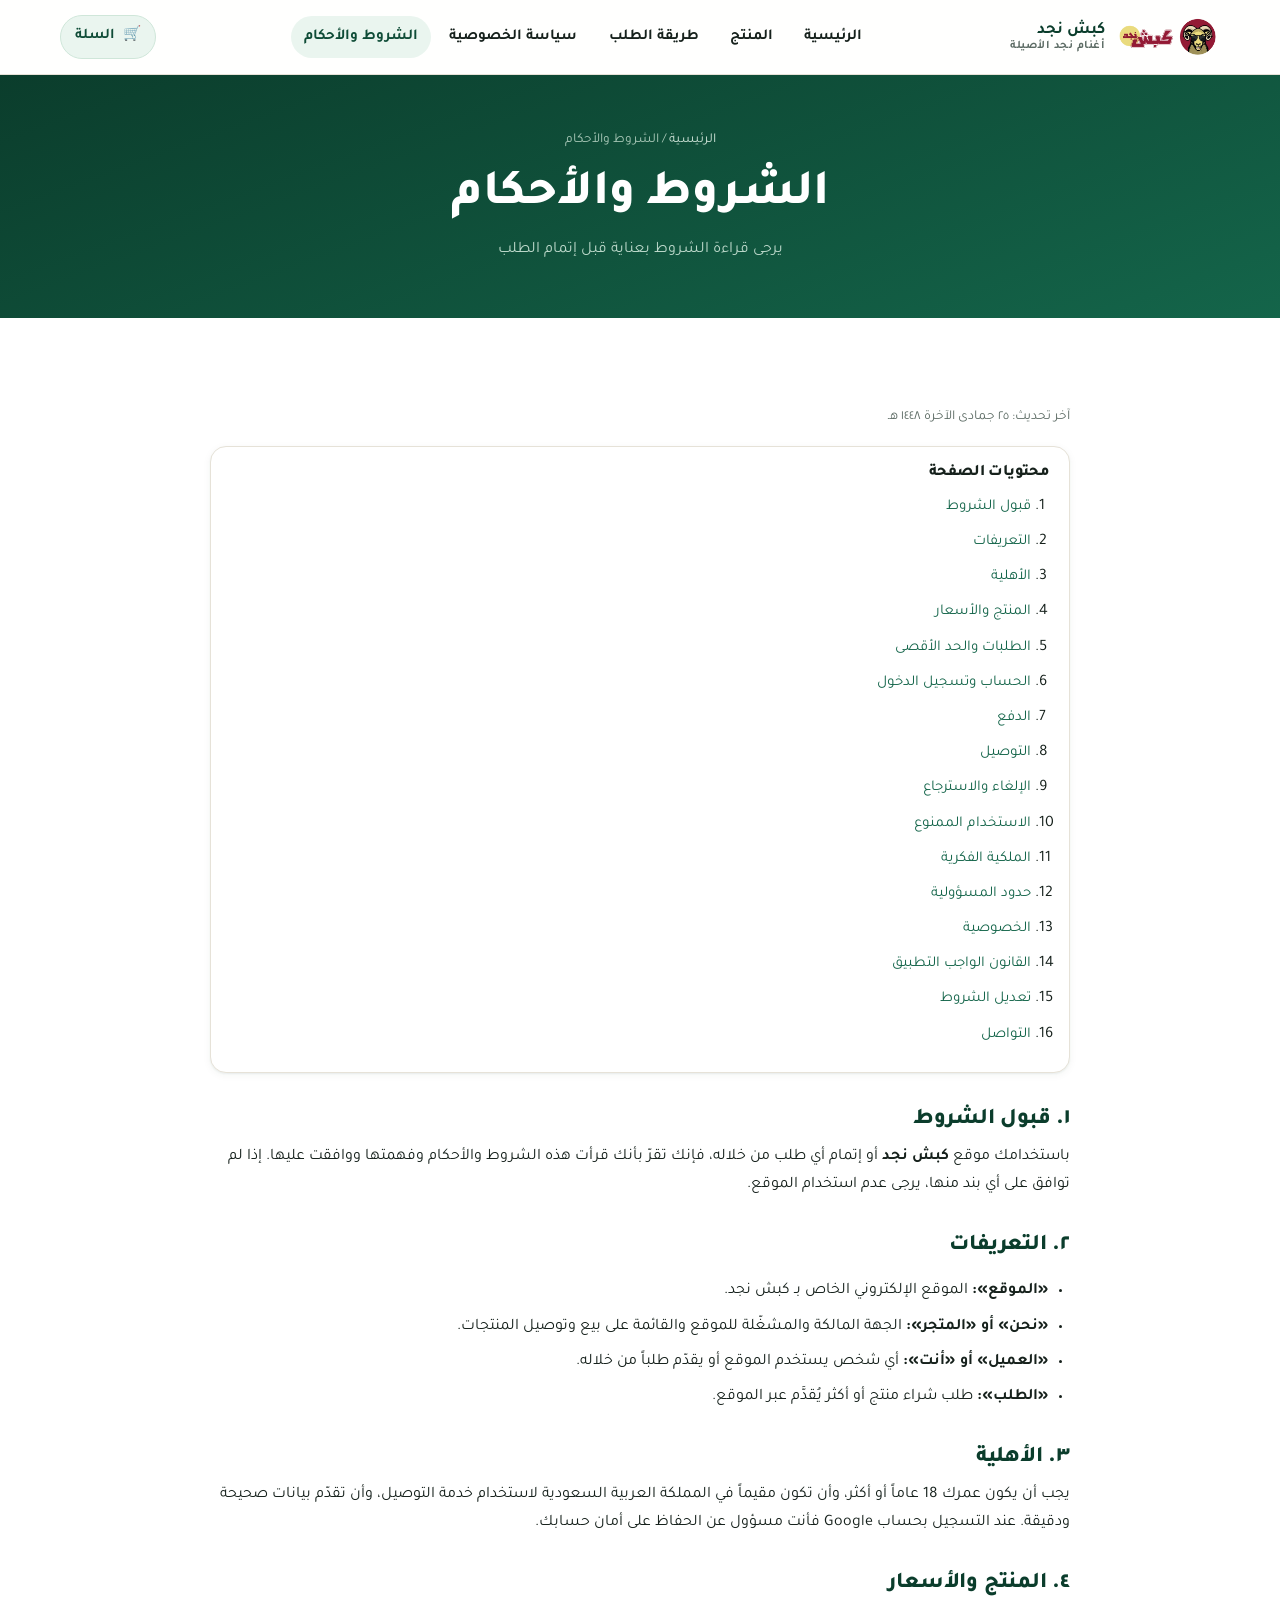
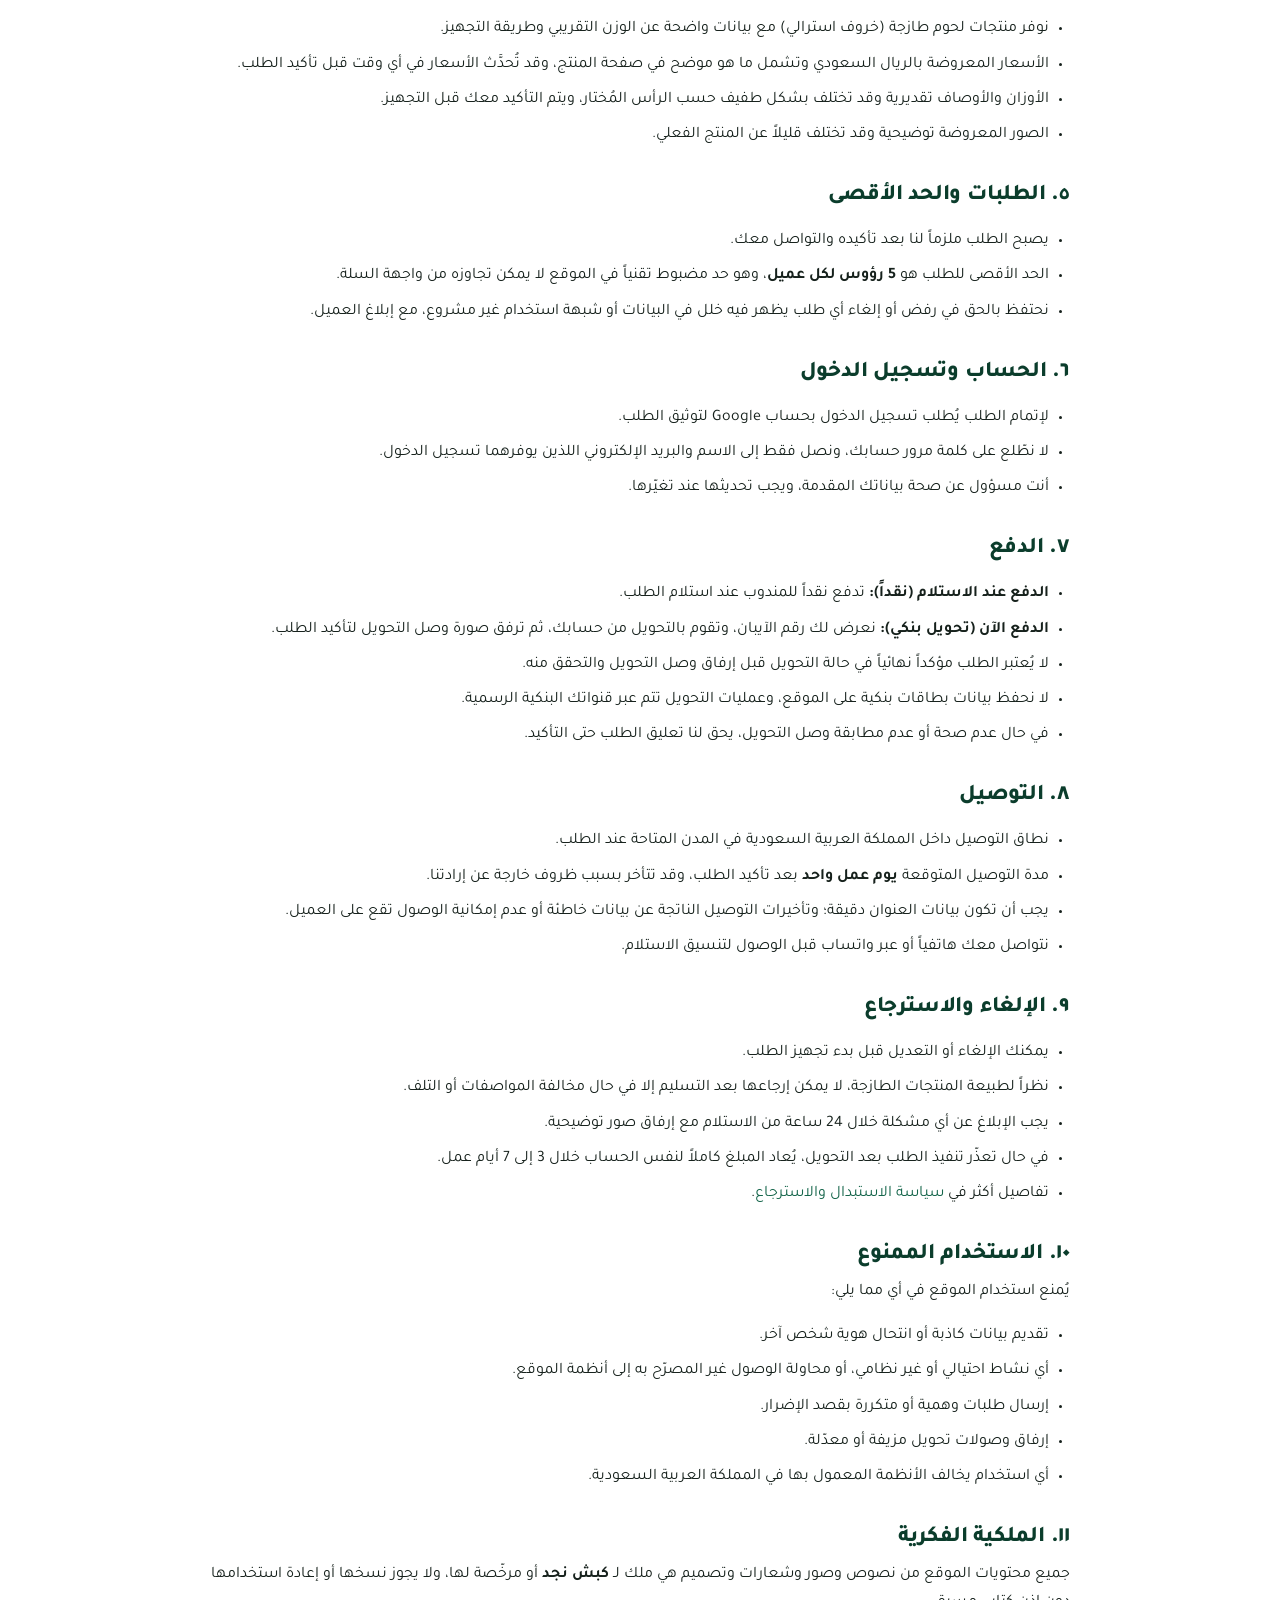
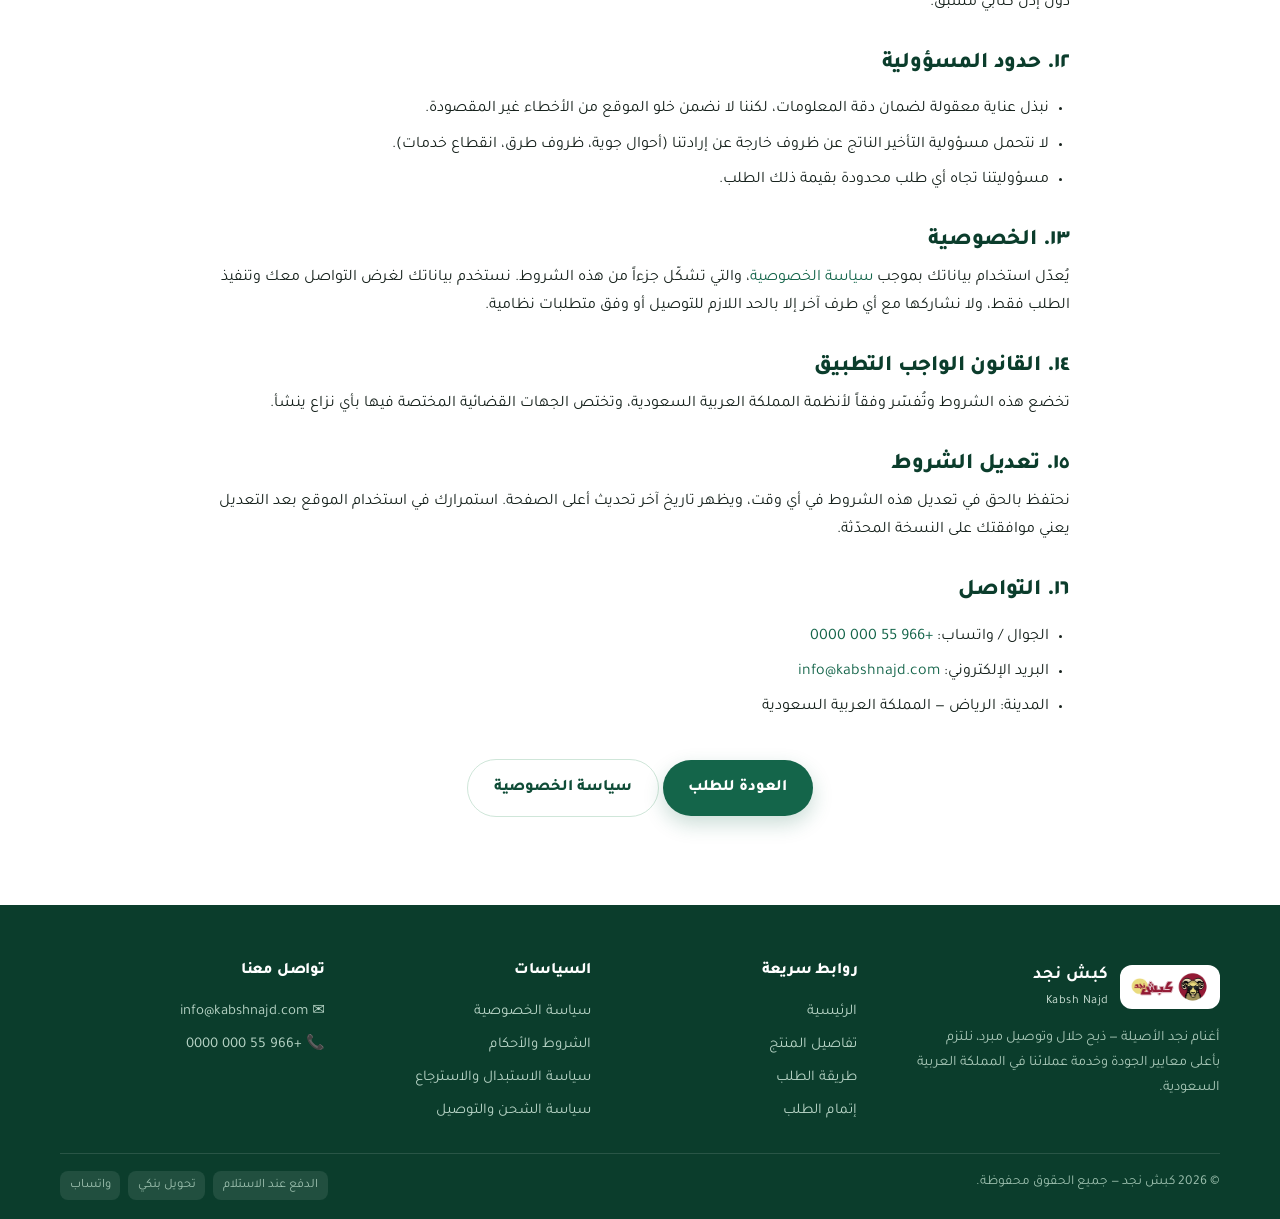
<file: pages/terms.html>
<!DOCTYPE html>
<html lang="ar" dir="rtl">
<head>
  <meta charset="UTF-8">
  <meta name="viewport" content="width=device-width, initial-scale=1">
  <meta name="theme-color" content="#0b3d2c">
  <title>الشروط والأحكام | كبش نجد</title>
  <meta name="description" content="الشروط والأحكام لاستخدام موقع كبش نجد وطلب المنتجات: الطلب، الدفع، التوصيل، الإلغاء والاسترجاع، والمسؤوليات.">
  <link rel="canonical" href="https://kabshnajd.com/pages/terms.html">
  <link rel="icon" href="../assets/img/favicon.png" type="image/png">

  <link rel="preconnect" href="https://fonts.googleapis.com">
  <link rel="preconnect" href="https://fonts.gstatic.com" crossorigin>
  <link rel="stylesheet" href="https://fonts.googleapis.com/css2?family=Tajawal:wght@400;500;700;800&display=swap" media="print" onload="this.media='all'">
  <noscript><link rel="stylesheet" href="https://fonts.googleapis.com/css2?family=Tajawal:wght@400;500;700;800&display=swap"></noscript>
  <link rel="stylesheet" href="../css/style.css">
</head>
<body>

<header class="site-header" data-site-header></header>

<section class="page-hero">
  <div class="container">
    <div class="breadcrumb"><a href="../index.html">الرئيسية</a> / الشروط والأحكام</div>
    <h1>الشروط والأحكام</h1>
    <p>يرجى قراءة الشروط بعناية قبل إتمام الطلب</p>
  </div>
</section>

<main class="section bg-white">
  <div class="container">
    <div class="prose">

      <p class="updated">آخر تحديث: <span data-today>—</span></p>

      <div class="toc">
        <h3>محتويات الصفحة</h3>
        <ol>
          <li><a href="#accept">قبول الشروط</a></li>
          <li><a href="#definitions">التعريفات</a></li>
          <li><a href="#eligibility">الأهلية</a></li>
          <li><a href="#product-info">المنتج والأسعار</a></li>
          <li><a href="#orders">الطلبات والحد الأقصى</a></li>
          <li><a href="#account">الحساب وتسجيل الدخول</a></li>
          <li><a href="#payment">الدفع</a></li>
          <li><a href="#delivery">التوصيل</a></li>
          <li><a href="#cancel">الإلغاء والاسترجاع</a></li>
          <li><a href="#prohibited">الاستخدام الممنوع</a></li>
          <li><a href="#ip">الملكية الفكرية</a></li>
          <li><a href="#liability">حدود المسؤولية</a></li>
          <li><a href="#privacy">الخصوصية</a></li>
          <li><a href="#law">القانون الواجب التطبيق</a></li>
          <li><a href="#changes">تعديل الشروط</a></li>
          <li><a href="#contact">التواصل</a></li>
        </ol>
      </div>

      <h2 id="accept">١. قبول الشروط</h2>
      <p>
        باستخدامك موقع <b data-brand>كبش نجد</b> أو إتمام أي طلب من خلاله، فإنك تقرّ بأنك قرأت هذه الشروط والأحكام
        وفهمتها ووافقت عليها. إذا لم توافق على أي بند منها، يرجى عدم استخدام الموقع.
      </p>

      <h2 id="definitions">٢. التعريفات</h2>
      <ul>
        <li><b>«الموقع»:</b> الموقع الإلكتروني الخاص بـ <span data-brand>كبش نجد</span>.</li>
        <li><b>«نحن» أو «المتجر»:</b> الجهة المالكة والمشغّلة للموقع والقائمة على بيع وتوصيل المنتجات.</li>
        <li><b>«العميل» أو «أنت»:</b> أي شخص يستخدم الموقع أو يقدّم طلباً من خلاله.</li>
        <li><b>«الطلب»:</b> طلب شراء منتج أو أكثر يُقدَّم عبر الموقع.</li>
      </ul>

      <h2 id="eligibility">٣. الأهلية</h2>
      <p>
        يجب أن يكون عمرك 18 عاماً أو أكثر، وأن تكون مقيماً في المملكة العربية السعودية لاستخدام خدمة التوصيل،
        وأن تقدّم بيانات صحيحة ودقيقة. عند التسجيل بحساب Google فأنت مسؤول عن الحفاظ على أمان حسابك.
      </p>

      <h2 id="product-info">٤. المنتج والأسعار</h2>
      <ul>
        <li>نوفر منتجات لحوم طازجة (خروف استرالي) مع بيانات واضحة عن الوزن التقريبي وطريقة التجهيز.</li>
        <li>الأسعار المعروضة بالريال السعودي وتشمل ما هو موضح في صفحة المنتج، وقد تُحدَّث الأسعار في أي وقت قبل تأكيد الطلب.</li>
        <li>الأوزان والأوصاف تقديرية وقد تختلف بشكل طفيف حسب الرأس المُختار، ويتم التأكيد معك قبل التجهيز.</li>
        <li>الصور المعروضة توضيحية وقد تختلف قليلاً عن المنتج الفعلي.</li>
      </ul>

      <h2 id="orders">٥. الطلبات والحد الأقصى</h2>
      <ul>
        <li>يصبح الطلب ملزماً لنا بعد تأكيده والتواصل معك.</li>
        <li>الحد الأقصى للطلب هو <b>5 رؤوس لكل عميل</b>، وهو حد مضبوط تقنياً في الموقع لا يمكن تجاوزه من واجهة السلة.</li>
        <li>نحتفظ بالحق في رفض أو إلغاء أي طلب يظهر فيه خلل في البيانات أو شبهة استخدام غير مشروع، مع إبلاغ العميل.</li>
      </ul>

      <h2 id="account">٦. الحساب وتسجيل الدخول</h2>
      <ul>
        <li>لإتمام الطلب يُطلب تسجيل الدخول بحساب Google لتوثيق الطلب.</li>
        <li>لا نطّلع على كلمة مرور حسابك، ونصل فقط إلى الاسم والبريد الإلكتروني اللذين يوفرهما تسجيل الدخول.</li>
        <li>أنت مسؤول عن صحة بياناتك المقدمة، ويجب تحديثها عند تغيّرها.</li>
      </ul>

      <h2 id="payment">٧. الدفع</h2>
      <ul>
        <li><b>الدفع عند الاستلام (نقداً):</b> تدفع نقداً للمندوب عند استلام الطلب.</li>
        <li><b>الدفع الآن (تحويل بنكي):</b> نعرض لك رقم الآيبان، وتقوم بالتحويل من حسابك، ثم ترفق صورة وصل التحويل لتأكيد الطلب.</li>
        <li>لا يُعتبر الطلب مؤكداً نهائياً في حالة التحويل قبل إرفاق وصل التحويل والتحقق منه.</li>
        <li>لا نحفظ بيانات بطاقات بنكية على الموقع، وعمليات التحويل تتم عبر قنواتك البنكية الرسمية.</li>
        <li>في حال عدم صحة أو عدم مطابقة وصل التحويل، يحق لنا تعليق الطلب حتى التأكيد.</li>
      </ul>

      <h2 id="delivery">٨. التوصيل</h2>
      <ul>
        <li>نطاق التوصيل داخل المملكة العربية السعودية في المدن المتاحة عند الطلب.</li>
        <li>مدة التوصيل المتوقعة <b>يوم عمل واحد</b> بعد تأكيد الطلب، وقد تتأخر بسبب ظروف خارجة عن إرادتنا.</li>
        <li>يجب أن تكون بيانات العنوان دقيقة؛ وتأخيرات التوصيل الناتجة عن بيانات خاطئة أو عدم إمكانية الوصول تقع على العميل.</li>
        <li>نتواصل معك هاتفياً أو عبر واتساب قبل الوصول لتنسيق الاستلام.</li>
      </ul>

      <h2 id="cancel">٩. الإلغاء والاسترجاع</h2>
      <ul>
        <li>يمكنك الإلغاء أو التعديل قبل بدء تجهيز الطلب.</li>
        <li>نظراً لطبيعة المنتجات الطازجة، لا يمكن إرجاعها بعد التسليم إلا في حال مخالفة المواصفات أو التلف.</li>
        <li>يجب الإبلاغ عن أي مشكلة خلال 24 ساعة من الاستلام مع إرفاق صور توضيحية.</li>
        <li>في حال تعذّر تنفيذ الطلب بعد التحويل، يُعاد المبلغ كاملاً لنفس الحساب خلال 3 إلى 7 أيام عمل.</li>
        <li>تفاصيل أكثر في <a href="policy.html#refund">سياسة الاستبدال والاسترجاع</a>.</li>
      </ul>

      <h2 id="prohibited">١٠. الاستخدام الممنوع</h2>
      <p>يُمنع استخدام الموقع في أي مما يلي:</p>
      <ul>
        <li>تقديم بيانات كاذبة أو انتحال هوية شخص آخر.</li>
        <li>أي نشاط احتيالي أو غير نظامي، أو محاولة الوصول غير المصرّح به إلى أنظمة الموقع.</li>
        <li>إرسال طلبات وهمية أو متكررة بقصد الإضرار.</li>
        <li>إرفاق وصولات تحويل مزيفة أو معدّلة.</li>
        <li>أي استخدام يخالف الأنظمة المعمول بها في المملكة العربية السعودية.</li>
      </ul>

      <h2 id="ip">١١. الملكية الفكرية</h2>
      <p>
        جميع محتويات الموقع من نصوص وصور وشعارات وتصميم هي ملك لـ <b data-brand>كبش نجد</b> أو مرخّصة لها،
        ولا يجوز نسخها أو إعادة استخدامها دون إذن كتابي مسبق.
      </p>

      <h2 id="liability">١٢. حدود المسؤولية</h2>
      <ul>
        <li>نبذل عناية معقولة لضمان دقة المعلومات، لكننا لا نضمن خلو الموقع من الأخطاء غير المقصودة.</li>
        <li>لا نتحمل مسؤولية التأخير الناتج عن ظروف خارجة عن إرادتنا (أحوال جوية، ظروف طرق، انقطاع خدمات).</li>
        <li>مسؤوليتنا تجاه أي طلب محدودة بقيمة ذلك الطلب.</li>
      </ul>

      <h2 id="privacy">١٣. الخصوصية</h2>
      <p>
        يُعدّل استخدام بياناتك بموجب <a href="policy.html">سياسة الخصوصية</a>، والتي تشكّل جزءاً من هذه الشروط.
        نستخدم بياناتك لغرض التواصل معك وتنفيذ الطلب فقط، ولا نشاركها مع أي طرف آخر إلا بالحد اللازم للتوصيل
        أو وفق متطلبات نظامية.
      </p>

      <h2 id="law">١٤. القانون الواجب التطبيق</h2>
      <p>
        تخضع هذه الشروط وتُفسّر وفقاً لأنظمة المملكة العربية السعودية، وتختص الجهات القضائية المختصة فيها بأي نزاع ينشأ.
      </p>

      <h2 id="changes">١٥. تعديل الشروط</h2>
      <p>
        نحتفظ بالحق في تعديل هذه الشروط في أي وقت، ويظهر تاريخ آخر تحديث أعلى الصفحة.
        استمرارك في استخدام الموقع بعد التعديل يعني موافقتك على النسخة المحدّثة.
      </p>

      <h2 id="contact">١٦. التواصل</h2>
      <ul>
        <li>الجوال / واتساب: <a href="tel:+966550000000" data-phone-link><span data-phone>+966 55 000 0000</span></a></li>
        <li>البريد الإلكتروني: <a href="mailto:info@kabshnajd.com" data-email-link><span data-email>info@kabshnajd.com</span></a></li>
        <li>المدينة: <span data-city>الرياض</span> — <span data-country>المملكة العربية السعودية</span></li>
      </ul>

      <div class="center" style="margin-top:2.4rem">
        <a class="btn" href="../index.html#product">العودة للطلب</a>
        <a class="btn btn--ghost" href="policy.html">سياسة الخصوصية</a>
      </div>

    </div>
  </div>
</main>

<footer class="site-footer" data-site-footer></footer>

<script type="module">
  import { initShell } from "../js/ui.js";
  import { site } from "../js/config.js";
  initShell("terms.html");

  const setText = (sel, value) => document.querySelectorAll(sel).forEach((el) => { el.textContent = value; });
  setText("[data-brand]", site.brandAr);
  setText("[data-phone]", site.phoneDisplay);
  setText("[data-email]", site.email);
  setText("[data-city]", site.city);
  setText("[data-country]", site.country);
  setText("[data-today]", new Date().toLocaleDateString("ar-SA", { year: "numeric", month: "long", day: "numeric" }));
  document.querySelectorAll("[data-phone-link]").forEach((el) => { el.href = `tel:${site.phoneIntl}`; });
  document.querySelectorAll("[data-email-link]").forEach((el) => { el.href = `mailto:${site.email}`; });
</script>
</body>
</html>
</file>
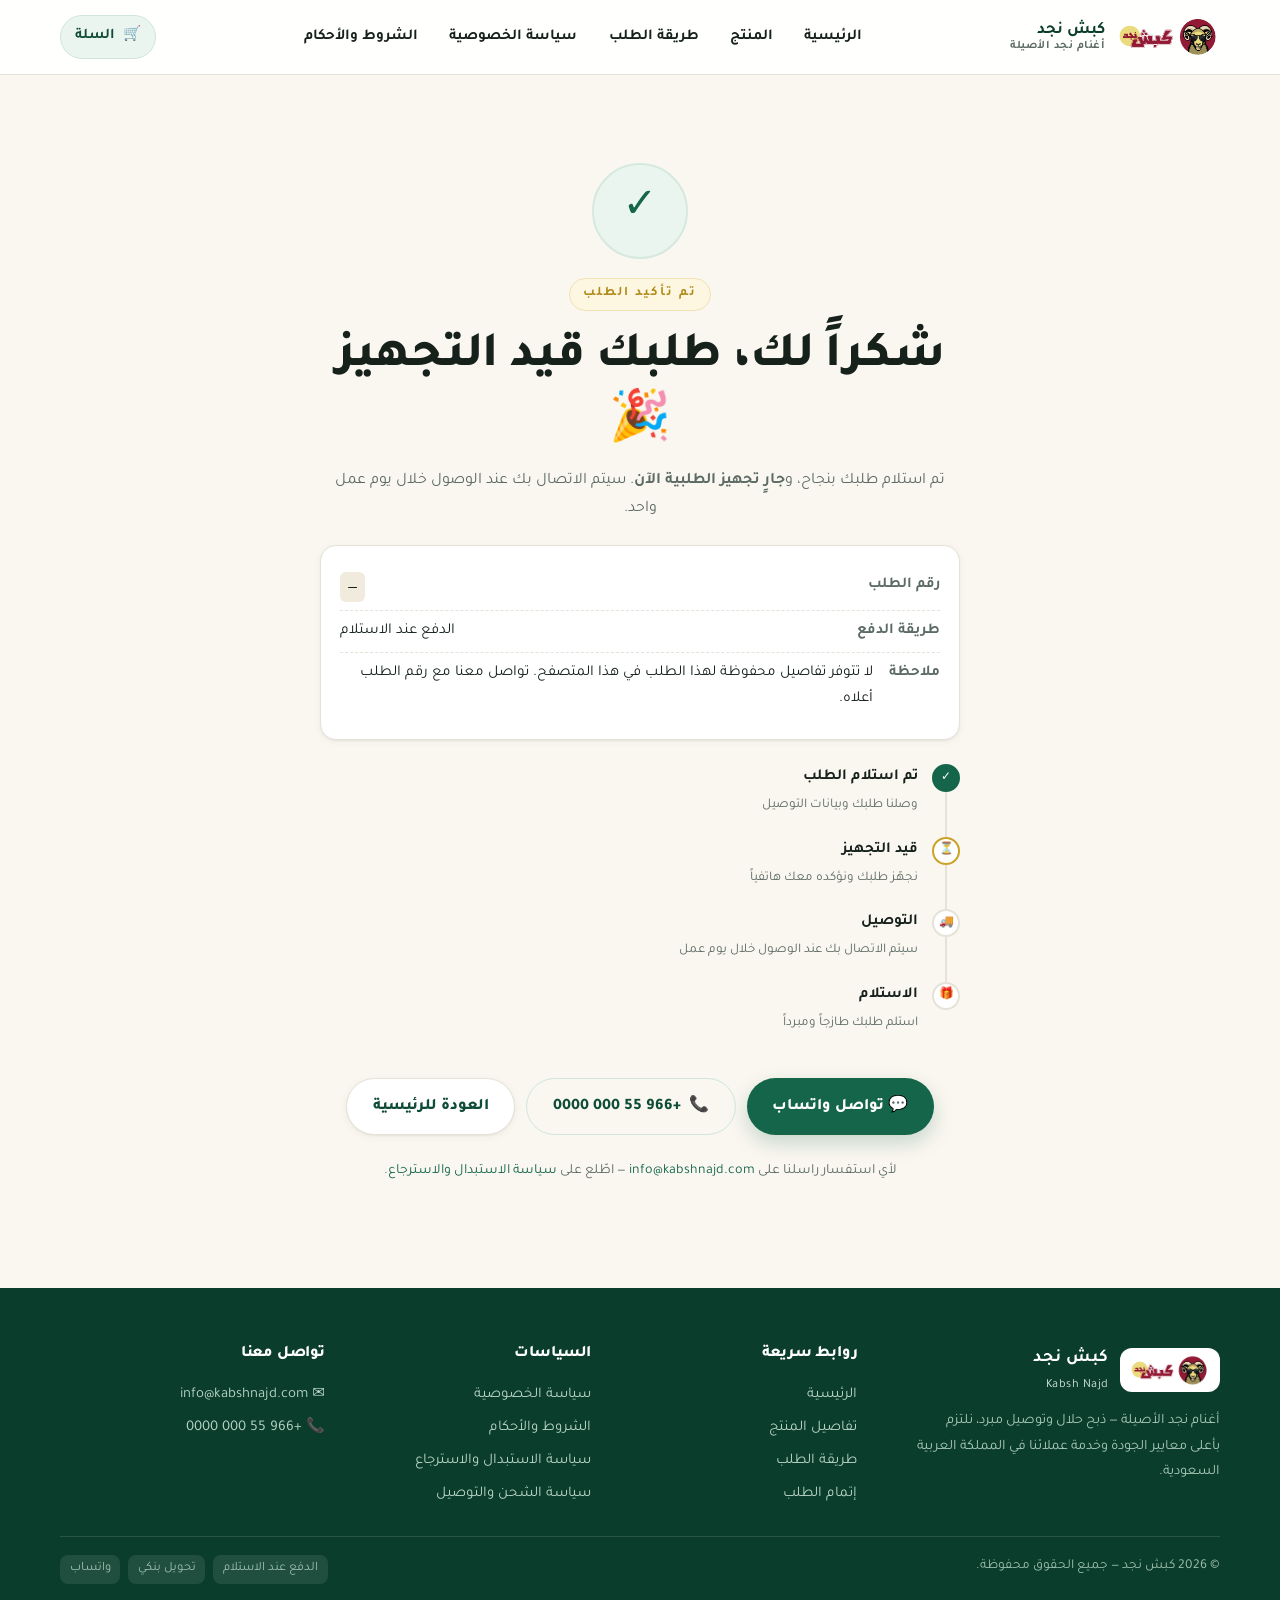
<file: pages/thanks.html>
<!DOCTYPE html>
<html lang="ar" dir="rtl">
<head>
  <meta charset="UTF-8">
  <meta name="viewport" content="width=device-width, initial-scale=1">
  <meta name="theme-color" content="#0b3d2c">
  <title>تم استلام طلبك | كبش نجد</title>
  <meta name="description" content="تم استلام طلبك بنجاح في كبش نجد. جارٍ تجهيز الطلبية وسيتم الاتصال بك عند الوصول خلال يوم عمل.">
  <meta name="robots" content="noindex, nofollow">
  <link rel="icon" href="../assets/img/favicon.png" type="image/png">

  <link rel="preconnect" href="https://fonts.googleapis.com">
  <link rel="preconnect" href="https://fonts.gstatic.com" crossorigin>
  <link rel="stylesheet" href="https://fonts.googleapis.com/css2?family=Tajawal:wght@400;500;700;800&display=swap" media="print" onload="this.media='all'">
  <noscript><link rel="stylesheet" href="https://fonts.googleapis.com/css2?family=Tajawal:wght@400;500;700;800&display=swap"></noscript>
  <link rel="stylesheet" href="../css/style.css">
</head>
<body>

<header class="site-header" data-site-header></header>

<main class="section">
  <div class="container">
    <div class="status-wrap">
      <div class="status-icon">✓</div>
      <span class="eyebrow">تم تأكيد الطلب</span>
      <h1>شكراً لك، طلبك قيد التجهيز 🎉</h1>
      <p class="muted">
        تم استلام طلبك بنجاح، و<strong>جارٍ تجهيز الطلبية الآن</strong>.
        سيتم الاتصال بك عند الوصول خلال يوم عمل واحد.
      </p>

      <div class="order-box">
        <div class="row"><b>رقم الطلب</b><span class="order-ref" data-order-ref>—</span></div>
        <div class="row"><b>طريقة الدفع</b><span data-pay-method>الدفع عند الاستلام</span></div>
        <div data-order-details></div>
      </div>

      <!-- ملاحظة خاصة بالتحويل -->
      <div class="alert alert--info" data-transfer-note>
        <i>🧾</i>
        <span>تم إرفاق وصل التحويل وسيتم التحقق منه لتأكيد الطلب. احتفظ برقم الطلب للرجوع إليه عند الحاجة.</span>
      </div>

      <!-- الخط الزمني -->
      <div class="timeline">
        <div class="t-item done">
          <span class="dot">✓</span>
          <div><b>تم استلام الطلب</b><small>وصلنا طلبك وبيانات التوصيل</small></div>
        </div>
        <div class="t-item active">
          <span class="dot">⏳</span>
          <div><b>قيد التجهيز</b><small>نجهّز طلبك ونؤكده معك هاتفياً</small></div>
        </div>
        <div class="t-item">
          <span class="dot">🚚</span>
          <div><b>التوصيل</b><small>سيتم الاتصال بك عند الوصول خلال يوم عمل</small></div>
        </div>
        <div class="t-item">
          <span class="dot">🎁</span>
          <div><b>الاستلام</b><small>استلم طلبك طازجاً ومبرداً</small></div>
        </div>
      </div>

      <div style="display:flex;gap:.7rem;justify-content:center;flex-wrap:wrap;margin-top:1.4rem">
        <a class="btn" href="https://wa.me/966550000000" data-whatsapp-link target="_blank" rel="noopener noreferrer">💬 تواصل واتساب</a>
        <a class="btn btn--ghost" href="tel:+966550000000" data-phone-link>📞 <span data-phone>+966 55 000 0000</span></a>
        <a class="btn btn--outline" href="../index.html">العودة للرئيسية</a>
      </div>

      <p class="muted" style="font-size:.88rem;margin-top:1.5rem">
        لأي استفسار راسلنا على <a href="mailto:info@kabshnajd.com"><span data-email>info@kabshnajd.com</span></a>
        — اطّلع على <a href="policy.html#refund">سياسة الاستبدال والاسترجاع</a>.
      </p>
    </div>
  </div>
</main>

<footer class="site-footer" data-site-footer></footer>

<script type="module" src="../js/thanks.js"></script>
</body>
</html>
</file>
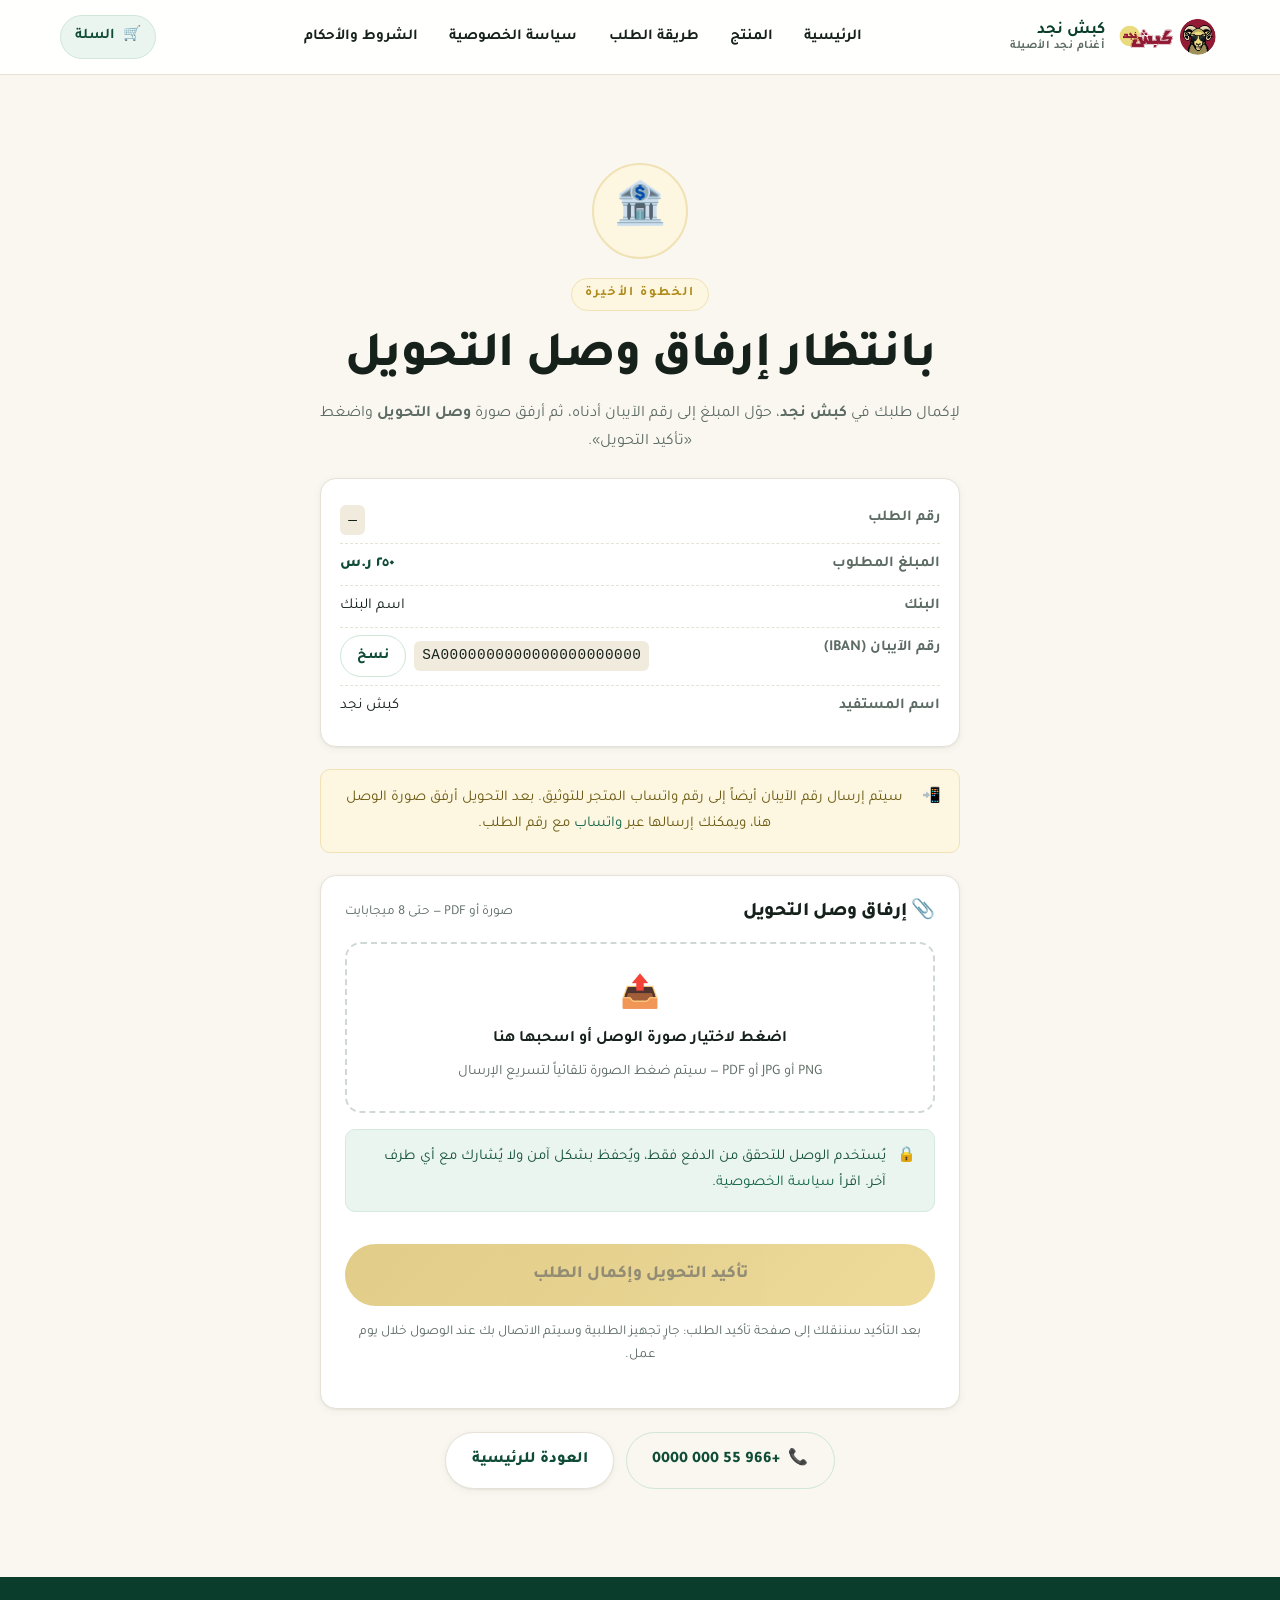
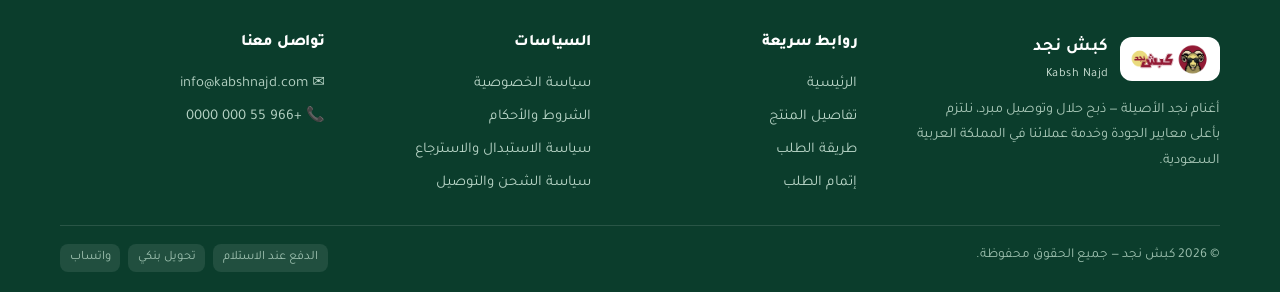
<file: pages/waiting.html>
<!DOCTYPE html>
<html lang="ar" dir="rtl">
<head>
  <meta charset="UTF-8">
  <meta name="viewport" content="width=device-width, initial-scale=1">
  <meta name="theme-color" content="#0b3d2c">
  <title>بانتظار إرفاق وصل التحويل | كبش نجد</title>
  <meta name="description" content="أكمل طلبك: حوّل المبلغ إلى آيبان كبش نجد، ثم أرفق صورة وصل التحويل لتأكيد الطلب.">
  <meta name="robots" content="noindex, nofollow">
  <link rel="icon" href="../assets/img/favicon.png" type="image/png">

  <link rel="preconnect" href="https://fonts.googleapis.com">
  <link rel="preconnect" href="https://fonts.gstatic.com" crossorigin>
  <link rel="stylesheet" href="https://fonts.googleapis.com/css2?family=Tajawal:wght@400;500;700;800&display=swap" media="print" onload="this.media='all'">
  <noscript><link rel="stylesheet" href="https://fonts.googleapis.com/css2?family=Tajawal:wght@400;500;700;800&display=swap"></noscript>
  <link rel="stylesheet" href="../css/style.css">
</head>
<body>

<header class="site-header" data-site-header></header>

<main class="section">
  <div class="container">
    <div class="status-wrap">
      <div class="status-icon gold">🏦</div>
      <span class="eyebrow">الخطوة الأخيرة</span>
      <h1>بانتظار إرفاق وصل التحويل</h1>
      <p class="muted">
        لإكمال طلبك في <b data-brand>كبش نجد</b>، حوّل المبلغ إلى رقم الآيبان أدناه،
        ثم أرفق صورة <strong>وصل التحويل</strong> واضغط «تأكيد التحويل».
      </p>

      <!-- بيانات التحويل -->
      <div class="order-box">
        <div class="row"><b>رقم الطلب</b><span class="order-ref" data-order-ref>—</span></div>
        <div class="row"><b>المبلغ المطلوب</b><span style="font-weight:800;color:var(--green-800)" data-amount>—</span></div>
        <div class="row"><b>البنك</b><span data-bank>—</span></div>
        <div class="row">
          <b>رقم الآيبان (IBAN)</b>
          <span style="display:flex;gap:.5rem;align-items:center">
            <span class="order-ref" dir="ltr" data-iban>SA0000000000000000000000</span>
            <button type="button" class="btn btn--ghost btn--sm" data-copy-iban>نسخ</button>
          </span>
        </div>
        <div class="row"><b>اسم المستفيد</b><span data-brand>كبش نجد</span></div>
      </div>

      <div class="alert alert--warn">
        <i>📲</i>
        <span>
          سيتم إرسال رقم الآيبان أيضاً إلى رقم واتساب المتجر للتوثيق.
          بعد التحويل أرفق صورة الوصل هنا، ويمكنك إرسالها عبر
          <a href="https://wa.me/966550000000" data-whatsapp-link target="_blank" rel="noopener noreferrer">واتساب</a>
          مع رقم الطلب.
        </span>
      </div>

      <!-- منطقة إرفاق الوصل -->
      <div class="panel" style="text-align:start;margin-top:1.4rem">
        <div class="panel-head">
          <h2>📎 إرفاق وصل التحويل</h2>
          <span class="muted" style="font-size:.85rem">صورة أو PDF — حتى 8 ميجابايت</span>
        </div>

        <div class="upload-zone" data-upload-zone tabindex="0" role="button" aria-label="إرفاق صورة وصل التحويل">
          <div class="big">📤</div>
          <b>اضغط لاختيار صورة الوصل أو اسحبها هنا</b>
          <p>PNG أو JPG أو PDF — سيتم ضغط الصورة تلقائياً لتسريع الإرسال</p>
        </div>
        <input type="file" accept="image/*,application/pdf" data-receipt-input hidden>

        <div class="upload-preview" data-upload-preview hidden></div>

        <div class="alert alert--info" style="margin-top:1rem">
          <i>🔒</i>
          <span>يُستخدم الوصل للتحقق من الدفع فقط، ويُحفظ بشكل آمن ولا يُشارك مع أي طرف آخر. اقرأ <a href="policy.html#data">سياسة الخصوصية</a>.</span>
        </div>

        <button type="button" class="btn btn--gold btn--lg btn--block" data-confirm-transfer disabled style="margin-top:1rem">
          تأكيد التحويل وإكمال الطلب
        </button>

        <p class="muted center" style="font-size:.85rem;margin-top:.9rem">
          بعد التأكيد سننقلك إلى صفحة تأكيد الطلب: جارٍ تجهيز الطلبية وسيتم الاتصال بك عند الوصول خلال يوم عمل.
        </p>
      </div>

      <div style="display:flex;gap:.7rem;justify-content:center;flex-wrap:wrap;margin-top:1.4rem">
        <a class="btn btn--ghost" href="tel:+966550000000" data-phone-link>📞 <span data-phone>+966 55 000 0000</span></a>
        <a class="btn btn--outline" href="../index.html">العودة للرئيسية</a>
      </div>
    </div>
  </div>
</main>

<footer class="site-footer" data-site-footer></footer>

<script type="module" src="../js/waiting.js"></script>
</body>
</html>
</file>
<file: css/style.css>
/* ==========================================================================
   كبش نجد — التنسيقات العامة
   ========================================================================== */

:root {
  --green-900: #0b3d2c;
  --green-800: #0f4c37;
  --green-700: #14654a;
  --green-600: #1b7a58;
  --green-050: #eaf5ef;

  --gold: #c9a227;
  --gold-600: #ad8a15;
  --gold-050: #fdf6e0;

  --sand: #faf7f0;
  --sand-200: #f1ebdd;
  --white: #ffffff;

  --ink: #16211c;
  --muted: #5c6b64;
  --line: #e6e2d8;

  --danger: #b3261e;
  --danger-050: #fdeceb;
  --ok: #14654a;

  --radius: 16px;
  --radius-sm: 10px;
  --radius-lg: 26px;
  --shadow-sm: 0 1px 2px rgba(11, 61, 44, .06), 0 2px 8px rgba(11, 61, 44, .05);
  --shadow: 0 10px 30px rgba(11, 61, 44, .10);
  --shadow-lg: 0 24px 60px rgba(11, 61, 44, .16);
  --container: 1160px;
  --header-h: 74px;
}

* { box-sizing: border-box; }

html { scroll-behavior: smooth; }

body {
  margin: 0;
  font-family: "Tajawal", "Cairo", "Segoe UI", system-ui, -apple-system, sans-serif;
  background: var(--sand);
  color: var(--ink);
  line-height: 1.75;
  font-size: 16px;
  -webkit-font-smoothing: antialiased;
  overflow-x: hidden;
}

img { max-width: 100%; display: block; }

a { color: var(--green-700); text-decoration: none; }
a:hover { color: var(--green-900); }

h1, h2, h3, h4 { line-height: 1.35; margin: 0 0 .5rem; font-weight: 800; letter-spacing: -.2px; }
h1 { font-size: clamp(1.9rem, 4.4vw, 3.1rem); }
h2 { font-size: clamp(1.45rem, 3vw, 2.1rem); }
h3 { font-size: clamp(1.1rem, 2vw, 1.35rem); }
p { margin: 0 0 1rem; }

.container { width: min(100% - 2.5rem, var(--container)); margin-inline: auto; }

.section { padding: clamp(3rem, 7vw, 5.5rem) 0; }
.section--tight { padding: clamp(2rem, 4vw, 3rem) 0; }
.bg-white { background: var(--white); }
.bg-sand { background: var(--sand); }
.bg-green { background: linear-gradient(160deg, var(--green-900), var(--green-700)); color: #eef7f2; }

.eyebrow {
  display: inline-block;
  font-size: .82rem;
  font-weight: 700;
  letter-spacing: 2px;
  color: var(--gold-600);
  background: var(--gold-050);
  border: 1px solid #f0e2b4;
  padding: .25rem .8rem;
  border-radius: 999px;
  margin-bottom: .85rem;
}

.section-head { max-width: 720px; margin: 0 auto clamp(1.6rem, 4vw, 2.6rem); text-align: center; }
.section-head p { color: var(--muted); margin: 0; }

.muted { color: var(--muted); }
.center { text-align: center; }
.hidden { display: none !important; }
/* الخاصية [hidden] يجب أن تتغلب على أي display معرّف في المكونات */
[hidden] { display: none !important; }

/* ------------------------------- Header --------------------------------- */

.site-header {
  position: sticky;
  top: 0;
  z-index: 60;
  background: rgba(255, 255, 255, .92);
  backdrop-filter: saturate(160%) blur(10px);
  border-bottom: 1px solid var(--line);
}

.nav {
  height: var(--header-h);
  display: flex;
  align-items: center;
  gap: 1rem;
  justify-content: space-between;
}

.brand { display: flex; align-items: center; gap: .7rem; font-weight: 800; color: var(--green-900); }
/* الشعار عريض بخلفية شفافة: نحافظ على نسبته بدل قصّه */
.brand img { height: 42px; width: auto; max-width: 138px; object-fit: contain; }
.brand-name { display: flex; flex-direction: column; line-height: 1.15; }
.brand-name b { font-size: 1.05rem; }
.brand-name span { font-size: .72rem; color: var(--muted); font-weight: 600; letter-spacing: .5px; }

.nav-links { display: flex; align-items: center; gap: .35rem; }
.nav-links a {
  padding: .5rem .8rem;
  border-radius: 999px;
  font-weight: 600;
  font-size: .95rem;
  color: var(--ink);
  transition: background .18s, color .18s;
}
.nav-links a:hover { background: var(--green-050); color: var(--green-800); }

.nav-actions { display: flex; align-items: center; gap: .6rem; }

.cart-btn {
  position: relative;
  display: inline-flex;
  align-items: center;
  gap: .45rem;
  background: var(--green-050);
  color: var(--green-800);
  border: 1px solid #cfe6d9;
  padding: .5rem .9rem;
  border-radius: 999px;
  font-weight: 700;
  font-size: .92rem;
  cursor: pointer;
}
.cart-btn:hover { background: #ddf0e5; }
.cart-count {
  background: var(--green-700);
  color: #fff;
  min-width: 22px;
  height: 22px;
  border-radius: 999px;
  font-size: .76rem;
  display: inline-grid;
  place-items: center;
  padding: 0 6px;
}

.menu-toggle {
  display: none;
  background: #fff;
  border: 1px solid var(--line);
  border-radius: 10px;
  width: 44px;
  height: 44px;
  align-items: center;
  justify-content: center;
  cursor: pointer;
  font-size: 1.2rem;
  color: var(--green-800);
}

/* ------------------------------- Buttons -------------------------------- */

.btn {
  --btn-bg: var(--green-700);
  --btn-fg: #fff;
  display: inline-flex;
  align-items: center;
  justify-content: center;
  gap: .5rem;
  background: var(--btn-bg);
  color: var(--btn-fg);
  border: 0;
  border-radius: 999px;
  padding: .85rem 1.6rem;
  font: inherit;
  font-weight: 800;
  font-size: 1rem;
  cursor: pointer;
  transition: transform .15s, box-shadow .2s, background .2s, opacity .2s;
  box-shadow: 0 8px 20px rgba(20, 101, 74, .22);
  text-align: center;
}
.btn:hover { transform: translateY(-2px); box-shadow: 0 12px 26px rgba(20, 101, 74, .28); }
.btn:active { transform: translateY(0); }
.btn[disabled] { opacity: .55; cursor: not-allowed; transform: none; box-shadow: none; }

.btn--gold { --btn-bg: linear-gradient(135deg, var(--gold), #e0bd48); --btn-fg: #3b2f04; box-shadow: 0 8px 20px rgba(201, 162, 39, .3); }
.btn--gold:hover { box-shadow: 0 12px 26px rgba(201, 162, 39, .38); }
.btn--ghost { --btn-bg: transparent; --btn-fg: var(--green-800); box-shadow: none; border: 1.5px solid #cfe6d9; }
.btn--ghost:hover { background: var(--green-050); box-shadow: none; }
.btn--outline { --btn-bg: #fff; --btn-fg: var(--green-800); border: 1.5px solid var(--line); box-shadow: var(--shadow-sm); }
.btn--block { width: 100%; }
.btn--lg { padding: 1rem 2rem; font-size: 1.08rem; }
.btn--sm { padding: .5rem 1rem; font-size: .88rem; }

/* -------------------------------- Hero ---------------------------------- */

.hero {
  position: relative;
  background:
    radial-gradient(1100px 480px at 88% -10%, rgba(201, 162, 39, .18), transparent 62%),
    radial-gradient(900px 520px at 6% 110%, rgba(27, 122, 88, .16), transparent 60%),
    linear-gradient(180deg, #fff 0%, var(--sand) 100%);
  overflow: hidden;
}
.hero::after {
  content: "";
  position: absolute;
  inset: auto 0 0 0;
  height: 1px;
  background: linear-gradient(90deg, transparent, var(--line), transparent);
}

.hero-grid {
  display: grid;
  grid-template-columns: 1.05fr .95fr;
  align-items: center;
  gap: clamp(1.5rem, 4vw, 3.5rem);
  padding: clamp(2rem, 5vw, 4rem) 0 clamp(2.5rem, 5vw, 4rem);
}

.hero h1 span { color: var(--green-700); }
.hero-lead { font-size: 1.08rem; color: var(--muted); max-width: 46ch; }

.hero-points { list-style: none; padding: 0; margin: 1.2rem 0 1.6rem; display: grid; gap: .55rem; }
.hero-points li { display: flex; align-items: flex-start; gap: .6rem; font-weight: 600; }
.hero-points .tick {
  flex: 0 0 auto;
  width: 22px; height: 22px;
  border-radius: 999px;
  background: var(--green-050);
  color: var(--green-700);
  display: grid; place-items: center;
  font-size: .8rem;
  margin-top: .2rem;
}

.hero-cta { display: flex; flex-wrap: wrap; gap: .75rem; align-items: center; }
.hero-note { font-size: .85rem; color: var(--muted); margin-top: .9rem; }

.hero-media { position: relative; display: grid; place-items: center; }
.hero-media .glow {
  position: absolute;
  width: min(88%, 440px);
  aspect-ratio: 1;
  border-radius: 50%;
  background: radial-gradient(circle at 50% 45%, rgba(27, 122, 88, .16), rgba(201, 162, 39, .10) 55%, transparent 72%);
  filter: blur(2px);
}
.hero-media img {
  position: relative;
  width: min(100%, 480px);
  height: auto;
  border-radius: var(--radius-lg);
  filter: drop-shadow(0 26px 34px rgba(11, 61, 44, .18));
  animation: floaty 6s ease-in-out infinite;
}
@keyframes floaty { 0%,100% { transform: translateY(0); } 50% { transform: translateY(-12px); } }

.trust-strip {
  display: grid;
  grid-template-columns: repeat(4, 1fr);
  gap: .75rem;
  padding: 1.1rem 0 2.2rem;
}
.trust-item {
  background: #fff;
  border: 1px solid var(--line);
  border-radius: var(--radius-sm);
  padding: .8rem .9rem;
  display: flex;
  align-items: center;
  gap: .6rem;
  font-weight: 700;
  font-size: .92rem;
  box-shadow: var(--shadow-sm);
}
.trust-item i { font-style: normal; font-size: 1.15rem; }

/* ------------------------------- Product -------------------------------- */

.product-grid {
  display: grid;
  grid-template-columns: 1.02fr .98fr;
  gap: clamp(1.4rem, 4vw, 3rem);
  align-items: start;
}

.product-card {
  background: #fff;
  border: 1px solid var(--line);
  border-radius: var(--radius-lg);
  padding: clamp(1rem, 3vw, 1.6rem);
  box-shadow: var(--shadow);
}
.product-stage {
  background: linear-gradient(170deg, var(--green-050), #fff 70%);
  border-radius: var(--radius);
  display: grid;
  place-items: center;
  padding: 1.4rem;
  min-height: 260px;
}
.product-stage img { width: min(100%, 420px); height: auto; border-radius: var(--radius); }

.thumbs { display: flex; gap: .6rem; margin-top: .9rem; }
.thumb {
  border: 2px solid var(--line);
  border-radius: var(--radius-sm);
  background: #fff;
  padding: .35rem .6rem;
  cursor: pointer;
  transition: border-color .2s;
}
.thumb.active, .thumb:hover { border-color: var(--green-600); }
.thumb img { height: 42px; }

.price-row { display: flex; align-items: baseline; gap: .6rem; flex-wrap: wrap; margin: .3rem 0 .6rem; }
.price { font-size: clamp(1.8rem, 4vw, 2.4rem); font-weight: 800; color: var(--green-800); }
.price small { font-size: .9rem; font-weight: 700; color: var(--muted); }
.price-old { color: var(--muted); text-decoration: line-through; font-size: 1.05rem; }
.badge-save {
  background: var(--danger-050);
  color: var(--danger);
  border-radius: 999px;
  padding: .2rem .7rem;
  font-size: .82rem;
  font-weight: 800;
}

.specs { list-style: none; padding: 0; margin: 1.2rem 0; display: grid; gap: .6rem; }
.specs li { display: grid; grid-template-columns: 130px 1fr; gap: .75rem; padding-bottom: .6rem; border-bottom: 1px dashed var(--line); font-size: .96rem; }
.specs li:last-child { border-bottom: 0; }
.specs b { color: var(--muted); font-weight: 700; }

.feature-tags { display: flex; flex-wrap: wrap; gap: .5rem; margin: 1rem 0 1.3rem; }
.tag {
  background: var(--green-050);
  color: var(--green-800);
  border: 1px solid #d5e9de;
  border-radius: 999px;
  padding: .3rem .8rem;
  font-size: .85rem;
  font-weight: 700;
}

.buy-box {
  background: var(--gold-050);
  border: 1px solid #f0e2b4;
  border-radius: var(--radius);
  padding: 1rem 1.1rem;
  margin-top: 1rem;
}
.buy-box .row { display: flex; align-items: center; justify-content: space-between; gap: 1rem; flex-wrap: wrap; }
.buy-box .row + .row { margin-top: .6rem; padding-top: .6rem; border-top: 1px dashed #ecdca8; }
.buy-box .label { font-weight: 700; color: #6b5a12; font-size: .92rem; }

/* -------------------------------- Steps --------------------------------- */

.steps { display: grid; grid-template-columns: repeat(4, 1fr); gap: 1rem; }
.step {
  background: #fff;
  border: 1px solid var(--line);
  border-radius: var(--radius);
  padding: 1.2rem;
  position: relative;
  box-shadow: var(--shadow-sm);
}
.step-no {
  width: 40px; height: 40px;
  border-radius: 12px;
  background: var(--green-700);
  color: #fff;
  display: grid; place-items: center;
  font-weight: 800;
  margin-bottom: .7rem;
}
.step h3 { font-size: 1.05rem; margin-bottom: .3rem; }
.step p { color: var(--muted); font-size: .92rem; margin: 0; }

/* ------------------------------- Features ------------------------------- */

.cards-3 { display: grid; grid-template-columns: repeat(3, 1fr); gap: 1rem; }
.card {
  background: #fff;
  border: 1px solid var(--line);
  border-radius: var(--radius);
  padding: 1.3rem;
  box-shadow: var(--shadow-sm);
}
.card .icon {
  width: 48px; height: 48px;
  border-radius: 14px;
  display: grid; place-items: center;
  font-size: 1.35rem;
  background: var(--green-050);
  margin-bottom: .8rem;
}
.card h3 { font-size: 1.08rem; }
.card p { color: var(--muted); font-size: .94rem; margin: 0; }

/* --------------------------------- FAQ ---------------------------------- */

.faq { max-width: 840px; margin: 0 auto; display: grid; gap: .7rem; }
.faq details {
  background: #fff;
  border: 1px solid var(--line);
  border-radius: var(--radius-sm);
  padding: .2rem 1rem;
  box-shadow: var(--shadow-sm);
}
.faq summary {
  cursor: pointer;
  font-weight: 700;
  padding: .85rem 0;
  list-style: none;
  display: flex;
  align-items: center;
  justify-content: space-between;
  gap: 1rem;
}
.faq summary::-webkit-details-marker { display: none; }
.faq summary::after { content: "+"; font-size: 1.3rem; color: var(--green-700); font-weight: 800; }
.faq details[open] summary::after { content: "−"; }
.faq details p { color: var(--muted); margin: 0 0 1rem; font-size: .95rem; }

/* -------------------------------- Footer -------------------------------- */

.site-footer { background: var(--green-900); color: #cfe3d8; padding: clamp(2.5rem, 5vw, 3.5rem) 0 1.2rem; }
.footer-grid { display: grid; grid-template-columns: 1.4fr 1fr 1fr 1.1fr; gap: 1.6rem; }
.site-footer h4 { color: #fff; font-size: 1rem; margin-bottom: .8rem; }
.site-footer a { color: #b9d5c7; font-size: .93rem; display: block; padding: .22rem 0; }
.site-footer a:hover { color: #fff; }
.footer-brand { display: flex; align-items: center; gap: .7rem; margin-bottom: .8rem; }
/* الشعار على خلفية داكنة: نضعه في لوح أبيض ليظهر بوضوح */
.footer-brand img { height: 44px; width: auto; max-width: 150px; object-fit: contain; background: #fff; padding: .35rem .6rem; border-radius: 12px; }
.footer-brand b { color: #fff; font-size: 1.1rem; display: block; }
.footer-brand span { font-size: .78rem; letter-spacing: .5px; }
.footer-about { font-size: .9rem; color: #a9c8b8; max-width: 38ch; }
.footer-bottom {
  margin-top: 1.6rem;
  padding-top: 1.1rem;
  border-top: 1px solid rgba(255, 255, 255, .12);
  display: flex;
  justify-content: space-between;
  gap: 1rem;
  flex-wrap: wrap;
  font-size: .85rem;
  color: #9dc0af;
}
.footer-bottom .pay { display: flex; gap: .5rem; align-items: center; }
.footer-bottom .pay span { background: rgba(255,255,255,.09); border-radius: 8px; padding: .2rem .6rem; font-size: .8rem; }

/* ------------------------------ Page header ----------------------------- */

.page-hero {
  background: linear-gradient(160deg, var(--green-900), var(--green-700));
  color: #eef7f2;
  padding: clamp(2.2rem, 5vw, 3.4rem) 0;
  text-align: center;
}
.page-hero h1 { color: #fff; margin-bottom: .4rem; }
.page-hero p { color: #bcd8ca; margin: 0; }
.breadcrumb { font-size: .85rem; color: #a9c8b8; margin-bottom: .6rem; }
.breadcrumb a { color: #cfe3d8; }

/* --------------------------- Prose / policy ----------------------------- */

.prose { max-width: 860px; margin: 0 auto; }
.prose h2 { margin-top: 2rem; font-size: 1.4rem; color: var(--green-900); }
.prose h3 { margin-top: 1.4rem; font-size: 1.1rem; }
.prose ul, .prose ol { padding-inline-start: 1.3rem; }
.prose li { margin-bottom: .45rem; }
.prose .callout {
  background: var(--gold-050);
  border: 1px solid #f0e2b4;
  border-inline-start: 4px solid var(--gold);
  border-radius: var(--radius-sm);
  padding: 1rem 1.2rem;
  margin: 1.2rem 0;
}
.prose .callout strong { color: #6b5a12; }
.prose .note {
  background: var(--green-050);
  border: 1px solid #d5e9de;
  border-inline-start: 4px solid var(--green-600);
  border-radius: var(--radius-sm);
  padding: 1rem 1.2rem;
  margin: 1.2rem 0;
}
.prose table { width: 100%; border-collapse: collapse; margin: 1rem 0; font-size: .94rem; }
.prose th, .prose td { border: 1px solid var(--line); padding: .6rem .8rem; text-align: start; }
.prose th { background: var(--sand-200); font-weight: 700; }

.toc {
  background: #fff;
  border: 1px solid var(--line);
  border-radius: var(--radius);
  padding: 1rem 1.2rem;
  margin-bottom: 1.5rem;
  box-shadow: var(--shadow-sm);
}
.toc h3 { margin: 0 0 .5rem; font-size: 1rem; }
.toc ol { margin: 0; padding-inline-start: 1.2rem; }
.toc a { font-size: .94rem; }

.updated { font-size: .85rem; color: var(--muted); }

/* -------------------------------- Forms --------------------------------- */

.field { margin-bottom: 1rem; }
.field label { display: block; font-weight: 700; margin-bottom: .35rem; font-size: .94rem; }
.field .hint { font-size: .8rem; color: var(--muted); font-weight: 500; }
.field input, .field select, .field textarea {
  width: 100%;
  font: inherit;
  padding: .75rem .9rem;
  border: 1.5px solid var(--line);
  border-radius: var(--radius-sm);
  background: #fff;
  color: var(--ink);
  transition: border-color .18s, box-shadow .18s;
}
.field input:focus, .field select:focus, .field textarea:focus {
  outline: none;
  border-color: var(--green-600);
  box-shadow: 0 0 0 4px rgba(27, 122, 88, .12);
}
.field.error input, .field.error select, .field.error textarea { border-color: var(--danger); background: var(--danger-050); }
.field .error-msg { color: var(--danger); font-size: .82rem; margin-top: .3rem; display: none; }
.field.error .error-msg { display: block; }
.field-row { display: grid; grid-template-columns: 1fr 1fr; gap: 1rem; }

/* ------------------------------- Checkout ------------------------------- */

.cart-grid { display: grid; grid-template-columns: 1.25fr .75fr; gap: clamp(1.2rem, 3vw, 2rem); align-items: start; }
.panel {
  background: #fff;
  border: 1px solid var(--line);
  border-radius: var(--radius);
  padding: clamp(1rem, 2.5vw, 1.5rem);
  box-shadow: var(--shadow-sm);
}
.panel + .panel { margin-top: 1.2rem; }
.panel-head { display: flex; align-items: center; justify-content: space-between; gap: 1rem; margin-bottom: 1rem; }
.panel-head h2 { font-size: 1.2rem; margin: 0; }

.line-item { display: grid; grid-template-columns: 96px 1fr auto; gap: 1rem; align-items: center; }
.line-item .thumb-box { background: var(--green-050); border-radius: var(--radius-sm); padding: .5rem; display: grid; place-items: center; }
.line-item .thumb-box img { width: 58px; height: 58px; object-fit: contain; }
.line-item h3 { font-size: 1rem; margin: 0 0 .2rem; }
.line-item .unit { color: var(--muted); font-size: .88rem; }

.qty {
  display: inline-flex;
  align-items: center;
  border: 1.5px solid var(--line);
  border-radius: 999px;
  overflow: hidden;
  background: #fff;
}
.qty button {
  border: 0;
  background: #fff;
  width: 40px;
  height: 40px;
  font-size: 1.2rem;
  font-weight: 800;
  color: var(--green-800);
  cursor: pointer;
  transition: background .15s;
}
.qty button:hover:not([disabled]) { background: var(--green-050); }
.qty button[disabled] { color: #c3ccc7; cursor: not-allowed; }
.qty .val { min-width: 46px; text-align: center; font-weight: 800; font-size: 1.05rem; }
.qty-limit { font-size: .8rem; color: var(--gold-600); font-weight: 700; margin-top: .35rem; }

.summary-row { display: flex; justify-content: space-between; gap: 1rem; padding: .5rem 0; font-size: .96rem; }
.summary-row.total { border-top: 1px solid var(--line); margin-top: .5rem; padding-top: .9rem; font-size: 1.15rem; font-weight: 800; color: var(--green-800); }
.summary-row .val { font-weight: 700; }
.summary-row.free .val { color: var(--ok); }

.pay-options { display: grid; gap: .7rem; }
.pay-option {
  display: flex;
  gap: .8rem;
  align-items: flex-start;
  border: 1.5px solid var(--line);
  border-radius: var(--radius-sm);
  padding: .9rem 1rem;
  cursor: pointer;
  transition: border-color .18s, background .18s, box-shadow .18s;
  background: #fff;
}
.pay-option:hover { border-color: #bcd8ca; }
.pay-option input { margin-top: .35rem; accent-color: var(--green-700); width: 18px; height: 18px; flex: 0 0 auto; }
.pay-option strong { display: block; font-size: .98rem; }
.pay-option span { font-size: .86rem; color: var(--muted); }
.pay-option.selected { border-color: var(--green-600); background: var(--green-050); box-shadow: 0 0 0 3px rgba(27,122,88,.08); }

/* -------------------------------- Alerts -------------------------------- */

.alert {
  border-radius: var(--radius-sm);
  padding: .9rem 1.1rem;
  font-size: .94rem;
  margin: 1rem 0;
  display: flex;
  gap: .7rem;
  align-items: flex-start;
  border: 1px solid transparent;
}
.alert--info { background: var(--green-050); border-color: #d5e9de; color: #14513b; }
.alert--warn { background: var(--gold-050); border-color: #f0e2b4; color: #6b5a12; }
.alert--danger { background: var(--danger-050); border-color: #f5c9c6; color: #7a1a14; }
.alert i { font-style: normal; }

/* -------------------------------- Modal --------------------------------- */

.modal {
  position: fixed;
  inset: 0;
  z-index: 100;
  background: rgba(11, 61, 44, .5);
  backdrop-filter: blur(4px);
  display: grid;
  place-items: center;
  padding: 1.2rem;
  opacity: 0;
  visibility: hidden;
  transition: opacity .2s, visibility .2s;
}
.modal.open { opacity: 1; visibility: visible; }
.modal-card {
  background: #fff;
  border-radius: var(--radius-lg);
  width: min(100%, 520px);
  max-height: 92vh;
  overflow-y: auto;
  padding: clamp(1.2rem, 3vw, 2rem);
  box-shadow: var(--shadow-lg);
  transform: translateY(12px) scale(.98);
  transition: transform .25s;
}
.modal.open .modal-card { transform: translateY(0) scale(1); }
.modal-head { display: flex; align-items: flex-start; justify-content: space-between; gap: 1rem; margin-bottom: .8rem; }
.modal-head h2 { font-size: 1.25rem; margin: 0; }
.modal-close { background: none; border: 0; font-size: 1.5rem; cursor: pointer; color: var(--muted); line-height: 1; padding: 0 .3rem; }

.google-btn {
  display: flex;
  align-items: center;
  justify-content: center;
  gap: .7rem;
  width: 100%;
  padding: .85rem 1rem;
  border: 1.5px solid var(--line);
  border-radius: 999px;
  background: #fff;
  font: inherit;
  font-weight: 700;
  font-size: 1rem;
  cursor: pointer;
  box-shadow: var(--shadow-sm);
  transition: box-shadow .2s, transform .15s, border-color .2s;
}
.google-btn:hover { box-shadow: var(--shadow); transform: translateY(-1px); border-color: #d8d3c6; }
.google-btn svg { width: 20px; height: 20px; flex: 0 0 auto; }

/* ------------------------------- Status --------------------------------- */

.status-wrap { max-width: 640px; margin: 0 auto; text-align: center; }
.status-icon {
  width: 96px; height: 96px;
  border-radius: 50%;
  display: grid; place-items: center;
  margin: 0 auto 1.2rem;
  font-size: 2.6rem;
  background: var(--green-050);
  color: var(--green-700);
  border: 2px solid #d5e9de;
  animation: pop .5s ease-out;
}
.status-icon.gold { background: var(--gold-050); color: var(--gold-600); border-color: #f0e2b4; }
@keyframes pop { 0% { transform: scale(.6); opacity: 0; } 60% { transform: scale(1.08); } 100% { transform: scale(1); opacity: 1; } }

.order-box {
  background: #fff;
  border: 1px solid var(--line);
  border-radius: var(--radius);
  padding: 1.2rem;
  margin: 1.4rem 0;
  text-align: start;
  box-shadow: var(--shadow-sm);
}
.order-box .row { display: flex; justify-content: space-between; gap: 1rem; padding: .45rem 0; border-bottom: 1px dashed var(--line); font-size: .95rem; }
.order-box .row:last-child { border-bottom: 0; }
.order-box .row b { color: var(--muted); font-weight: 700; }
.order-ref {
  font-family: ui-monospace, "SFMono-Regular", Menlo, monospace;
  background: var(--sand-200);
  padding: .15rem .5rem;
  border-radius: 6px;
  font-size: .9rem;
  letter-spacing: .5px;
}

.upload-zone {
  border: 2px dashed #cfd8d3;
  border-radius: var(--radius);
  padding: 1.6rem 1rem;
  text-align: center;
  cursor: pointer;
  transition: border-color .2s, background .2s;
  background: #fff;
}
.upload-zone:hover, .upload-zone.dragover { border-color: var(--green-600); background: var(--green-050); }
.upload-zone .big { font-size: 2rem; }
.upload-zone p { margin: .4rem 0 0; font-size: .9rem; color: var(--muted); }
.upload-preview { margin-top: 1rem; display: flex; align-items: center; gap: .8rem; font-size: .9rem; }
.upload-preview img { width: 74px; height: 74px; object-fit: cover; border-radius: var(--radius-sm); border: 1px solid var(--line); }

.timeline { text-align: start; margin: 1.5rem 0; }
.timeline .t-item { display: flex; gap: .9rem; padding-bottom: 1.1rem; position: relative; }
.timeline .t-item:not(:last-child)::before {
  content: "";
  position: absolute;
  inset-inline-start: 13px;
  top: 28px;
  bottom: 0;
  width: 2px;
  background: var(--line);
}
.timeline .dot {
  flex: 0 0 auto;
  width: 28px; height: 28px;
  border-radius: 50%;
  background: #fff;
  border: 2px solid var(--line);
  display: grid; place-items: center;
  font-size: .75rem;
  color: var(--muted);
  z-index: 1;
}
.timeline .t-item.done .dot { background: var(--green-700); border-color: var(--green-700); color: #fff; }
.timeline .t-item.active .dot { border-color: var(--gold); color: var(--gold-600); }
.timeline b { display: block; font-size: .96rem; }
.timeline small { color: var(--muted); }

/* -------------------------------- Toast --------------------------------- */

.toast-wrap { position: fixed; inset-block-end: 1.2rem; inset-inline-start: 1.2rem; z-index: 200; display: grid; gap: .6rem; }
.toast {
  background: var(--green-900);
  color: #eef7f2;
  border-radius: var(--radius-sm);
  padding: .8rem 1.1rem;
  font-size: .92rem;
  font-weight: 600;
  box-shadow: var(--shadow-lg);
  max-width: 340px;
  animation: slideIn .3s ease-out;
  border-inline-start: 4px solid var(--gold);
}
.toast.warn { border-inline-start-color: #f0b429; }
.toast.err { border-inline-start-color: #ef8b85; }
@keyframes slideIn { from { transform: translateY(14px); opacity: 0; } to { transform: none; opacity: 1; } }

.spinner {
  width: 18px; height: 18px;
  border: 2.5px solid rgba(255, 255, 255, .35);
  border-top-color: #fff;
  border-radius: 50%;
  animation: spin .7s linear infinite;
  display: inline-block;
}
@keyframes spin { to { transform: rotate(360deg); } }

.user-chip {
  display: flex;
  align-items: center;
  gap: .5rem;
  background: var(--sand-200);
  border-radius: 999px;
  padding: .3rem .7rem .3rem .35rem;
  font-size: .88rem;
  font-weight: 700;
  max-width: 200px;
}
.user-chip img { width: 28px; height: 28px; border-radius: 50%; }
.user-chip span { overflow: hidden; text-overflow: ellipsis; white-space: nowrap; }

/* ------------------------------ Responsive ------------------------------ */

@media (max-width: 980px) {
  .hero-grid, .product-grid, .cart-grid { grid-template-columns: 1fr; }
  .hero-media { order: -1; }
  .steps, .cards-3, .trust-strip { grid-template-columns: repeat(2, 1fr); }
  .footer-grid { grid-template-columns: 1fr 1fr; }
  .cart-grid .summary-col { position: static; }
}

@media (max-width: 720px) {
  :root { --header-h: 66px; }
  .nav-links {
    position: absolute;
    top: var(--header-h);
    inset-inline: 0;
    background: #fff;
    border-bottom: 1px solid var(--line);
    flex-direction: column;
    align-items: stretch;
    padding: .6rem 1.25rem 1rem;
    gap: .15rem;
    box-shadow: var(--shadow);
    display: none;
  }
  .nav-links.open { display: flex; }
  .nav-links a { padding: .7rem .8rem; border-radius: var(--radius-sm); }
  .menu-toggle { display: inline-flex; }
  .brand-name span { display: none; }
  .brand img { height: 34px; max-width: 112px; }
  .field-row { grid-template-columns: 1fr; }
  .line-item { grid-template-columns: 72px 1fr; }
  .line-item .line-total { grid-column: 1 / -1; text-align: end; }
  .footer-grid { grid-template-columns: 1fr; }
  .specs li { grid-template-columns: 1fr; gap: .1rem; }
  .specs li b { font-size: .84rem; }
}

@media (max-width: 420px) {
  .steps, .cards-3, .trust-strip { grid-template-columns: 1fr; }
  .btn { width: 100%; }
  .hero-cta .btn { width: 100%; }
  .qty button { width: 38px; height: 38px; }
}

@media (prefers-reduced-motion: reduce) {
  * { animation-duration: .001ms !important; transition-duration: .001ms !important; }
  html { scroll-behavior: auto; }
}

@media print {
  .site-header, .site-footer, .btn, .toast-wrap { display: none !important; }
}
</file>
